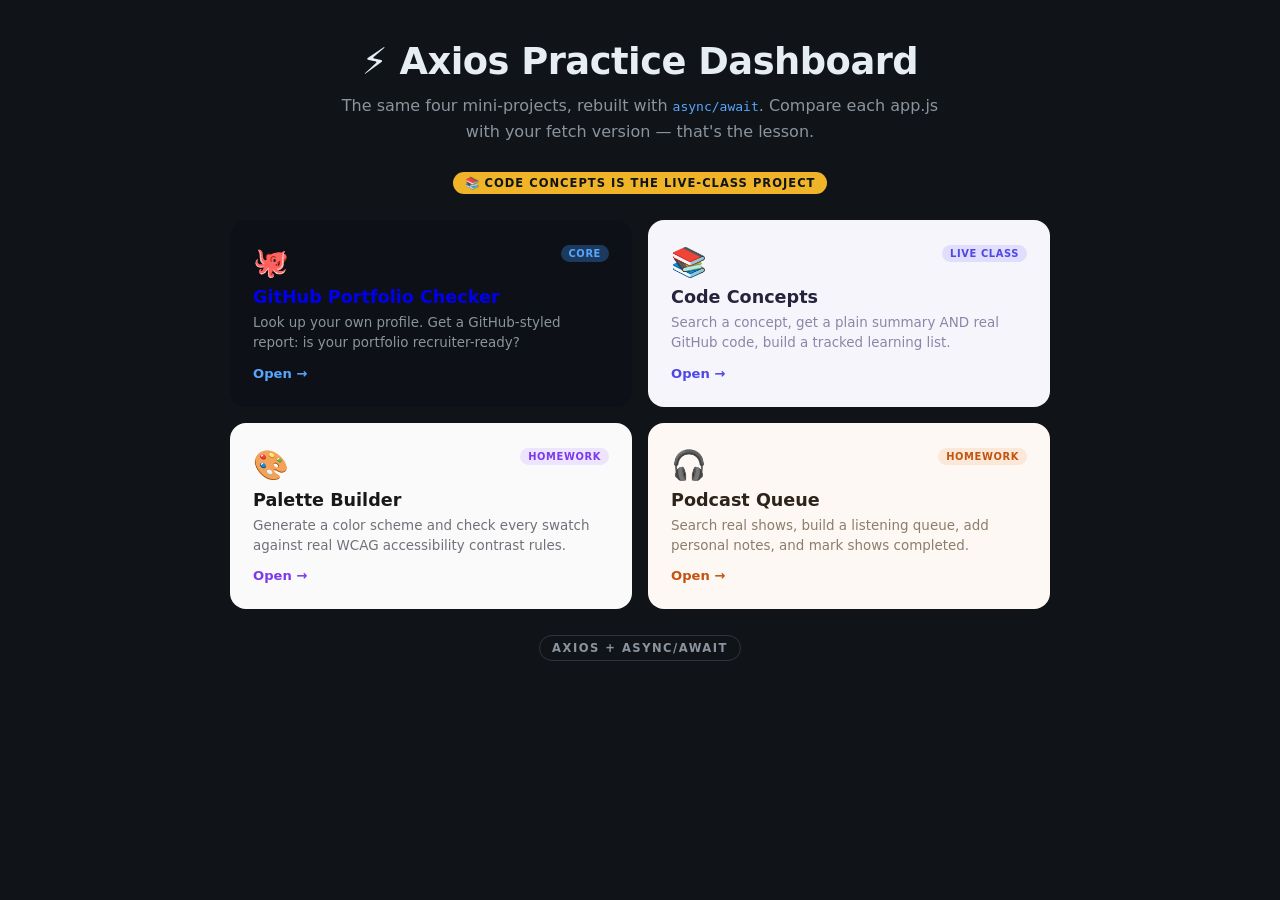
<file: JavaScript_Foundations_Mastery/15_axios-api/mentee/index.html>
<!DOCTYPE html>
<html lang="en">
<head>
  <meta charset="UTF-8" />
  <meta name="viewport" content="width=device-width, initial-scale=1.0" />
  <title>Axios — Practice Dashboard</title>
  <style>
    * { box-sizing: border-box; margin: 0; padding: 0; }
    body {
      min-height: 100vh;
      display: flex;
      flex-direction: column;
      align-items: center;
      background: #101418;
      color: #e6edf3;
      font-family: "Segoe UI", system-ui, sans-serif;
      padding: 40px 20px 32px;
    }
    h1 { font-size: clamp(1.6rem, 4vw, 2.3rem); letter-spacing: -0.5px; text-align: center; }
    .sub { color: #8b949e; margin: 10px 0 28px; text-align: center; max-width: 60ch; line-height: 1.6; }
    .sub code { color: #58a6ff; }
    .live-note {
      display: inline-block;
      font-size: 0.72rem;
      font-weight: 700;
      letter-spacing: 1px;
      text-transform: uppercase;
      color: #101418;
      background: #f0b429;
      padding: 4px 12px;
      border-radius: 999px;
      margin-bottom: 26px;
    }
    .grid {
      display: grid;
      grid-template-columns: repeat(2, minmax(0, 1fr));
      gap: 16px;
      width: 100%;
      max-width: 820px;
    }
    a.tile {
      display: block;
      text-decoration: none;
      border-radius: 16px;
      padding: 24px 22px;
      border: 1px solid transparent;
      transition: transform 0.15s ease;
      min-width: 0;
    }
    a.tile:hover { transform: translateY(-4px); }
    .tile .emoji { font-size: 1.8rem; }
    .tile h2 { font-size: 1.1rem; margin: 8px 0 6px; }
    .tile p { font-size: 0.84rem; line-height: 1.5; }
    .tile .go { display: inline-block; margin-top: 12px; font-weight: 700; font-size: 0.82rem; }
    .tile .flag {
      float: right;
      font-size: 0.62rem;
      font-weight: 800;
      letter-spacing: 0.6px;
      text-transform: uppercase;
      padding: 3px 8px;
      border-radius: 999px;
    }

    .gh { background: #0d1117; border-color: #30363d; }
    .gh p { color: #8b949e; }
    .gh .go { color: #58a6ff; }
    .gh .flag { background: #1c3a5e; color: #58a6ff; }
    .gh:hover { border-color: #58a6ff; }

    .concepts { background: #f6f5fb; color: #26243d; border-color: #e3e1f0; }
    .concepts p { color: #8a86a8; }
    .concepts .go { color: #4f46e5; }
    .concepts .flag { background: #e0defc; color: #4f46e5; }
    .concepts:hover { border-color: #4f46e5; }

    .palette { background: #fafafa; color: #18181b; border-color: #e5e5e5; }
    .palette p { color: #71717a; }
    .palette .go { color: #7c3aed; }
    .palette .flag { background: #ede4fd; color: #7c3aed; }
    .palette:hover { border-color: #7c3aed; }

    .podcasts { background: #fdf8f3; color: #2c231b; border-color: #eee0d3; }
    .podcasts p { color: #8c7d6c; }
    .podcasts .go { color: #c2540f; }
    .podcasts .flag { background: #fbe8d9; color: #c2540f; }
    .podcasts:hover { border-color: #c2540f; }

    .badge {
      margin-top: 26px;
      font-size: 0.72rem;
      font-weight: 700;
      letter-spacing: 1.5px;
      text-transform: uppercase;
      color: #8b949e;
      border: 1px solid #30363d;
      padding: 5px 12px;
      border-radius: 999px;
    }

    @media (max-width: 620px) {
      .grid { grid-template-columns: 1fr; }
    }
  </style>
</head>
<body>
  <h1>⚡ Axios Practice Dashboard</h1>
  <p class="sub">The same four mini-projects, rebuilt with <code>async/await</code>. Compare each app.js with your fetch version — that's the lesson.</p>
  <span class="live-note">📚 Code Concepts is the live-class project</span>

  <div class="grid">
    <a class="tile gh" href="github/index.html">
      <span class="flag">core</span>
      <span class="emoji">🐙</span>
      <h2>GitHub Portfolio Checker</h2>
      <p>Look up your own profile. Get a GitHub-styled report: is your portfolio recruiter-ready?</p>
      <span class="go">Open →</span>
    </a>

    <a class="tile concepts" href="concepts/index.html">
      <span class="flag">live class</span>
      <span class="emoji">📚</span>
      <h2>Code Concepts</h2>
      <p>Search a concept, get a plain summary AND real GitHub code, build a tracked learning list.</p>
      <span class="go">Open →</span>
    </a>

    <a class="tile palette" href="palette/index.html">
      <span class="flag">homework</span>
      <span class="emoji">🎨</span>
      <h2>Palette Builder</h2>
      <p>Generate a color scheme and check every swatch against real WCAG accessibility contrast rules.</p>
      <span class="go">Open →</span>
    </a>

    <a class="tile podcasts" href="podcasts/index.html">
      <span class="flag">homework</span>
      <span class="emoji">🎧</span>
      <h2>Podcast Queue</h2>
      <p>Search real shows, build a listening queue, add personal notes, and mark shows completed.</p>
      <span class="go">Open →</span>
    </a>
  </div>

  <span class="badge">axios + async/await</span>
</body>
</html>
</file>
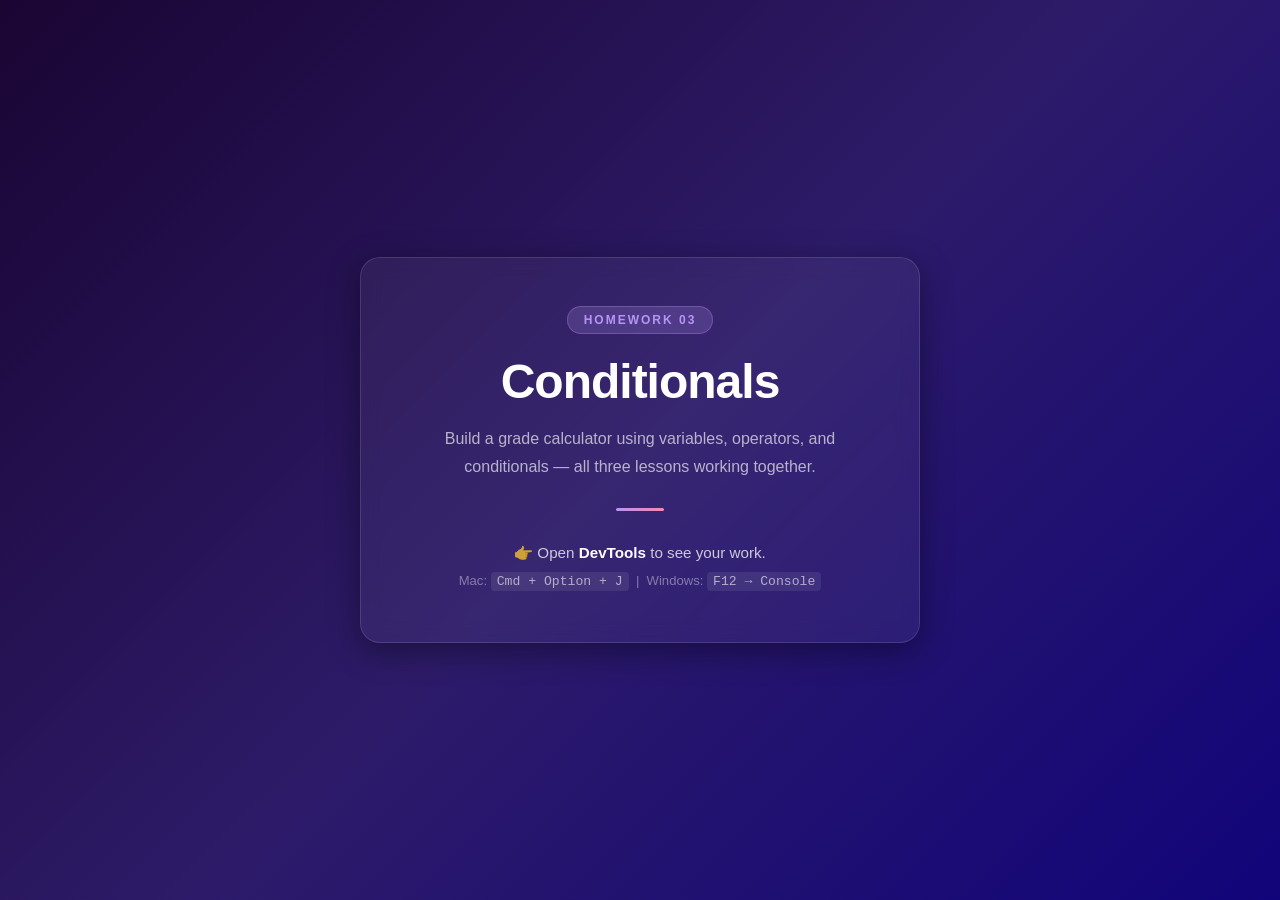
<file: JavaScript_Foundations_Mastery/04_conditionals/homework/mentee/index.html>
<!DOCTYPE html>
<html lang="en">
  <head>
    <meta charset="UTF-8" />
    <meta name="viewport" content="width=device-width, initial-scale=1.0" />
    <title>JS Fundamentals — Conditionals | Homework</title>
    <link rel="stylesheet" href="style.css" />
  </head>
  <body>

    <div class="card">
      <span class="badge">Homework 03</span>
      <h1>Conditionals</h1>
      <p class="subtitle">
        Build a grade calculator using variables, operators,
        and conditionals — all three lessons working together.
      </p>
      <div class="divider"></div>
      <p class="instruction">
        👉 Open <strong>DevTools</strong> to see your work.
        <br />
        <span class="shortcut">Mac: <code>Cmd + Option + J</code> &nbsp;|&nbsp; Windows: <code>F12 → Console</code></span>
      </p>
    </div>

    <script src="app.js"></script>

  </body>
</html>
</file>
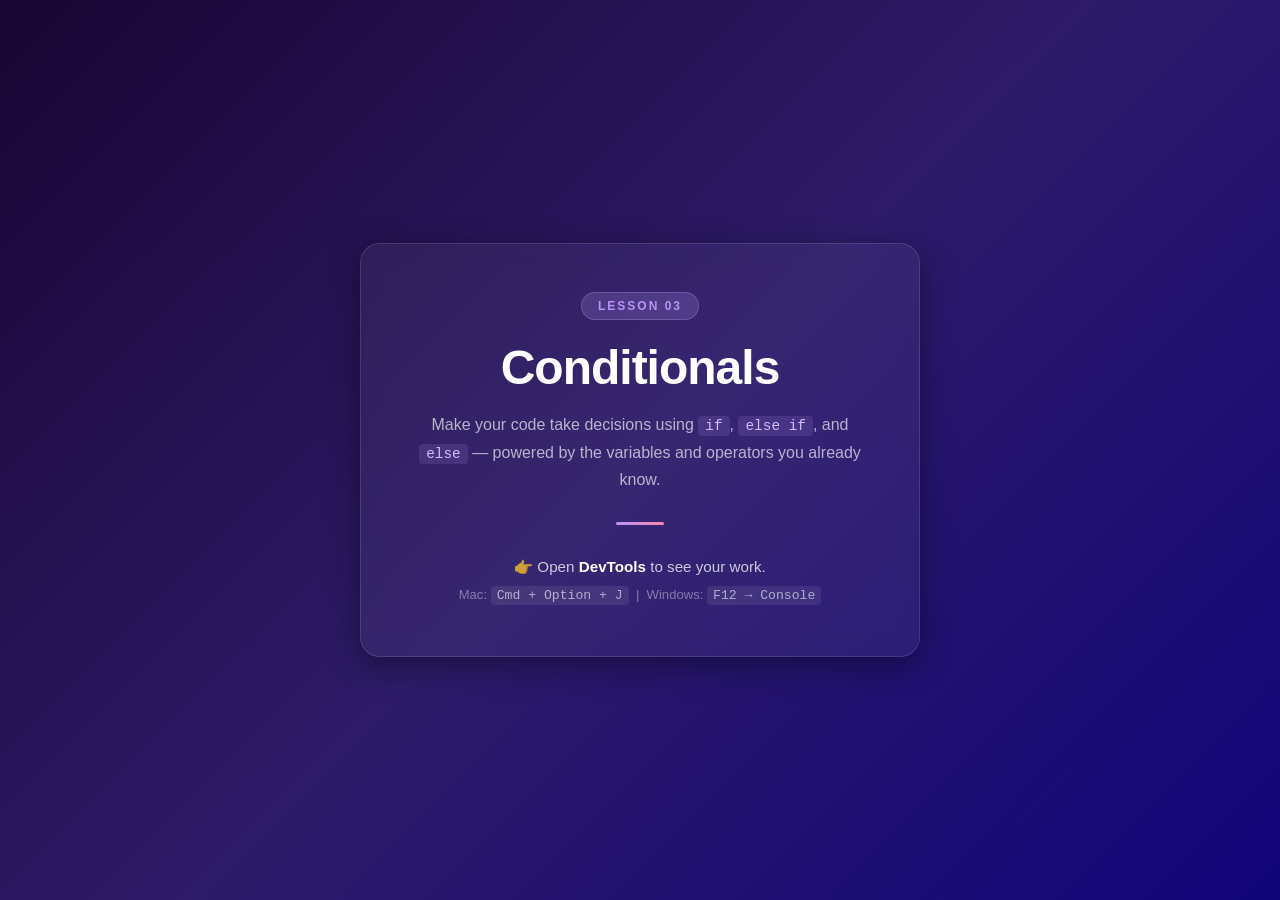
<file: JavaScript_Foundations_Mastery/04_conditionals/live-class/mentee/index.html>
<!DOCTYPE html>
<html lang="en">
  <head>
    <meta charset="UTF-8" />
    <meta name="viewport" content="width=device-width, initial-scale=1.0" />
    <title>JS Fundamentals — Conditionals</title>
    <link rel="stylesheet" href="style.css" />
  </head>
  <body>

    <div class="card">
      <span class="badge">Lesson 03</span>
      <h1>Conditionals</h1>
      <p class="subtitle">
        Make your code take decisions using <code>if</code>, <code>else if</code>,
        and <code>else</code> — powered by the variables and operators you already know.
      </p>
      <div class="divider"></div>
      <p class="instruction">
        👉 Open <strong>DevTools</strong> to see your work.
        <br />
        <span class="shortcut">Mac: <code>Cmd + Option + J</code> &nbsp;|&nbsp; Windows: <code>F12 → Console</code></span>
      </p>
    </div>

    <script src="app.js"></script>

  </body>
</html>
</file>
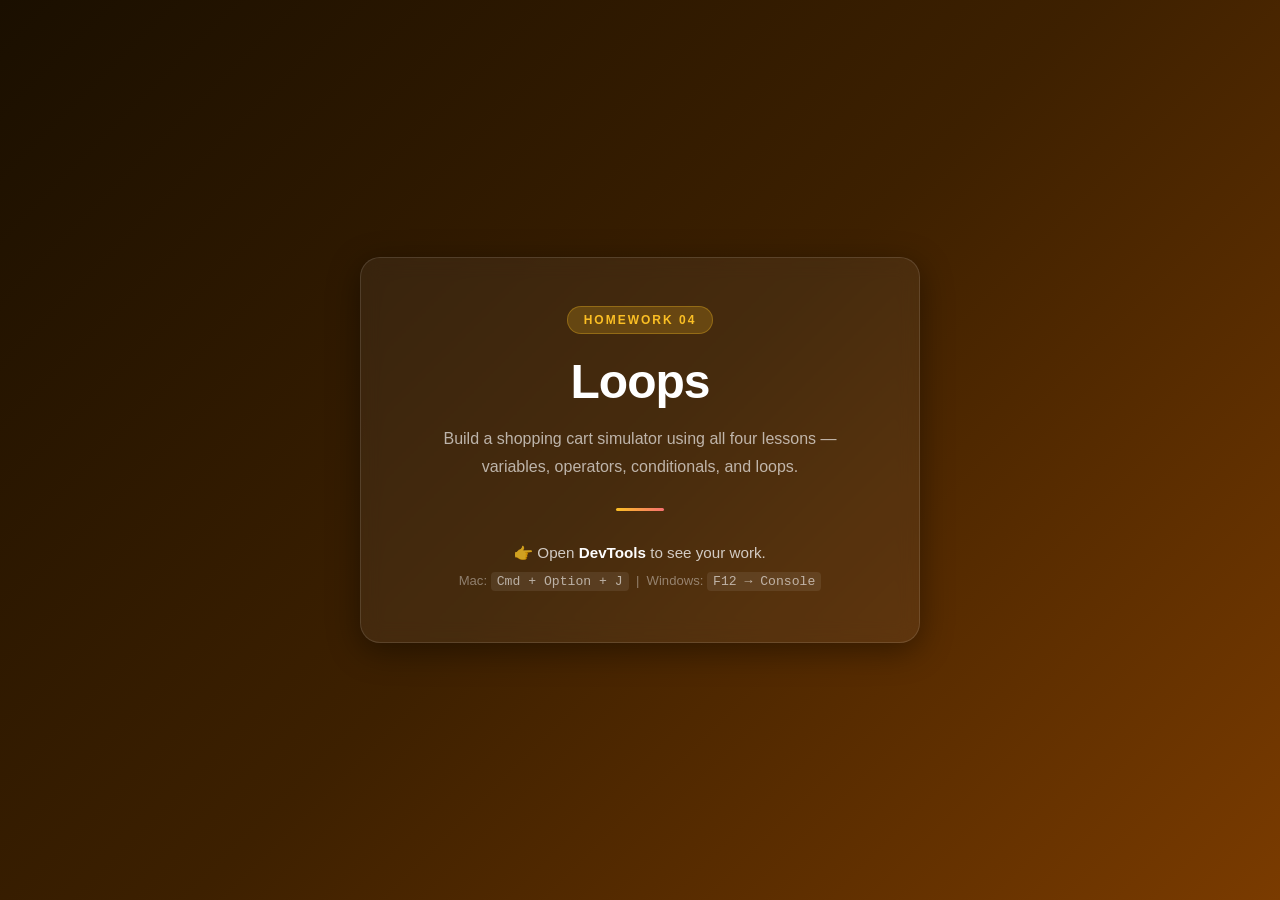
<file: JavaScript_Foundations_Mastery/05_loops/homework/mentee/index.html>
<!DOCTYPE html>
<html lang="en">
  <head>
    <meta charset="UTF-8" />
    <meta name="viewport" content="width=device-width, initial-scale=1.0" />
    <title>JS Fundamentals — Loops | Homework</title>
    <link rel="stylesheet" href="style.css" />
  </head>
  <body>

    <div class="card">
      <span class="badge">Homework 04</span>
      <h1>Loops</h1>
      <p class="subtitle">
        Build a shopping cart simulator using all four lessons —
        variables, operators, conditionals, and loops.
      </p>
      <div class="divider"></div>
      <p class="instruction">
        👉 Open <strong>DevTools</strong> to see your work.
        <br />
        <span class="shortcut">Mac: <code>Cmd + Option + J</code> &nbsp;|&nbsp; Windows: <code>F12 → Console</code></span>
      </p>
    </div>

    <script src="app.js"></script>

  </body>
</html>
</file>
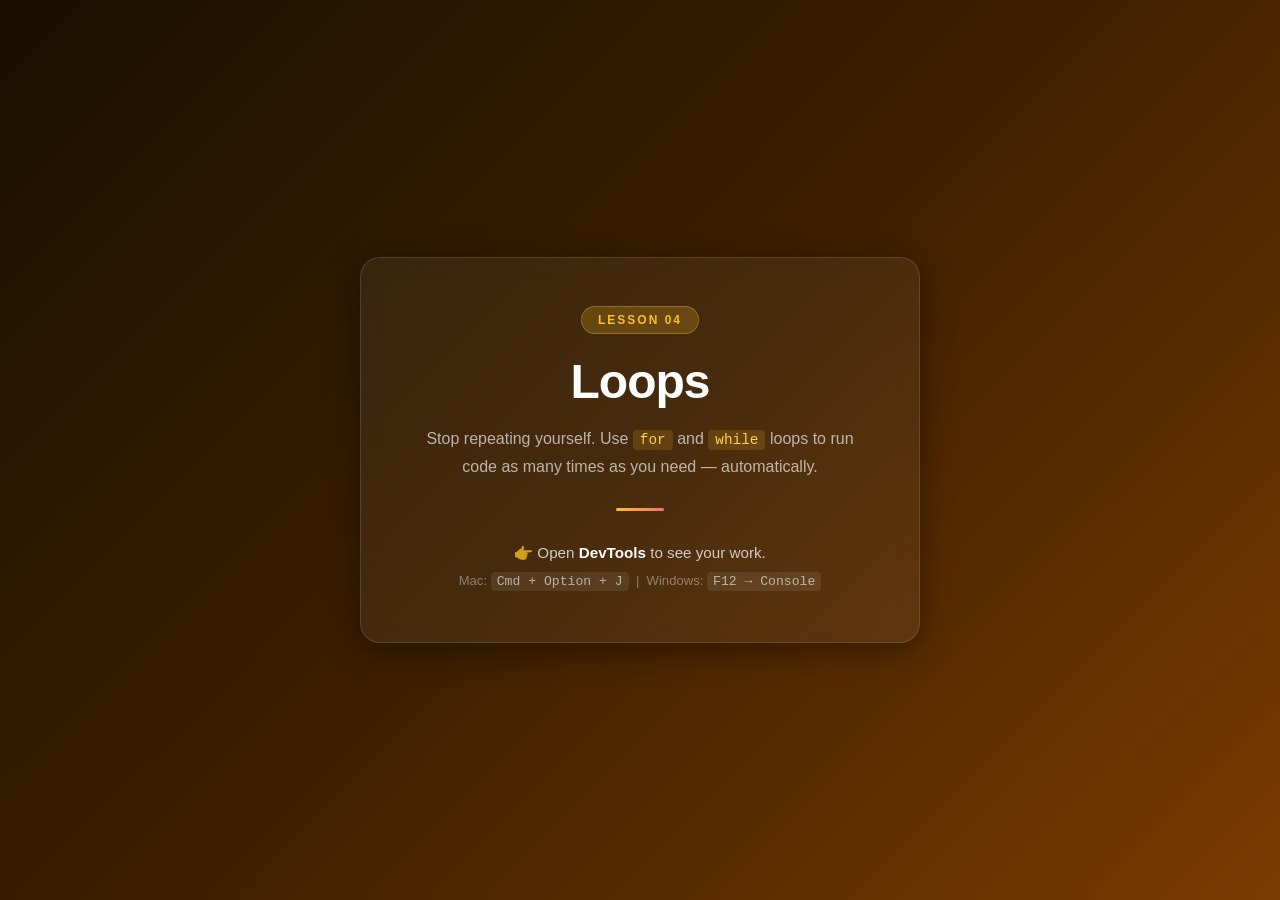
<file: JavaScript_Foundations_Mastery/05_loops/live-class/mentee/index.html>
<!DOCTYPE html>
<html lang="en">
  <head>
    <meta charset="UTF-8" />
    <meta name="viewport" content="width=device-width, initial-scale=1.0" />
    <title>JS Fundamentals — Loops</title>
    <link rel="stylesheet" href="style.css" />
  </head>
  <body>

    <div class="card">
      <span class="badge">Lesson 04</span>
      <h1>Loops</h1>
      <p class="subtitle">
        Stop repeating yourself. Use <code>for</code> and <code>while</code>
        loops to run code as many times as you need — automatically.
      </p>
      <div class="divider"></div>
      <p class="instruction">
        👉 Open <strong>DevTools</strong> to see your work.
        <br />
        <span class="shortcut">Mac: <code>Cmd + Option + J</code> &nbsp;|&nbsp; Windows: <code>F12 → Console</code></span>
      </p>
    </div>

    <script src="app.js"></script>

  </body>
</html>
</file>
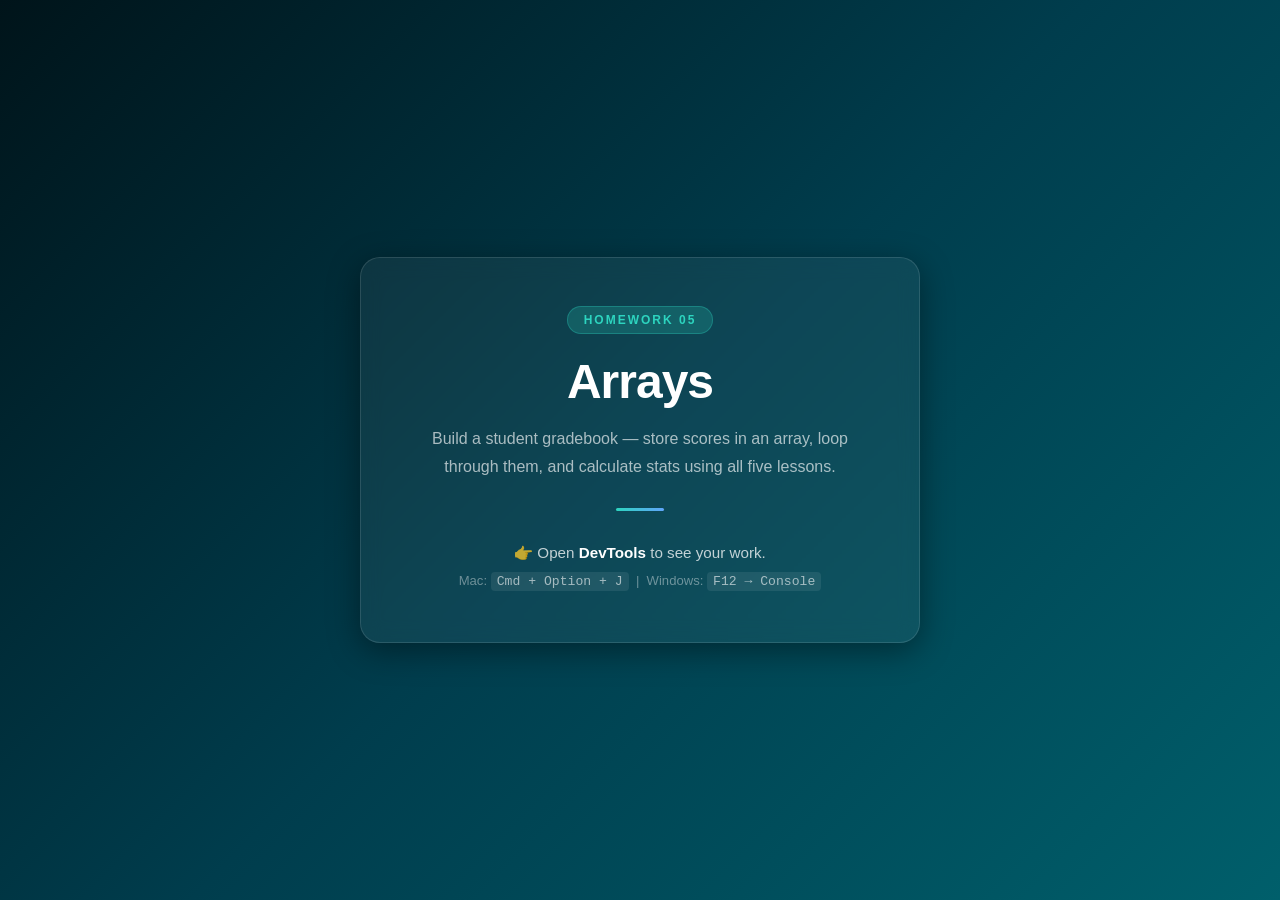
<file: JavaScript_Foundations_Mastery/06_arrays/homework/mentee/index.html>
<!DOCTYPE html>
<html lang="en">
  <head>
    <meta charset="UTF-8" />
    <meta name="viewport" content="width=device-width, initial-scale=1.0" />
    <title>JS Fundamentals — Arrays | Homework</title>
    <link rel="stylesheet" href="style.css" />
  </head>
  <body>

    <div class="card">
      <span class="badge">Homework 05</span>
      <h1>Arrays</h1>
      <p class="subtitle">
        Build a student gradebook — store scores in an array,
        loop through them, and calculate stats using all five lessons.
      </p>
      <div class="divider"></div>
      <p class="instruction">
        👉 Open <strong>DevTools</strong> to see your work.
        <br />
        <span class="shortcut">Mac: <code>Cmd + Option + J</code> &nbsp;|&nbsp; Windows: <code>F12 → Console</code></span>
      </p>
    </div>

    <script src="app.js"></script>

  </body>
</html>
</file>
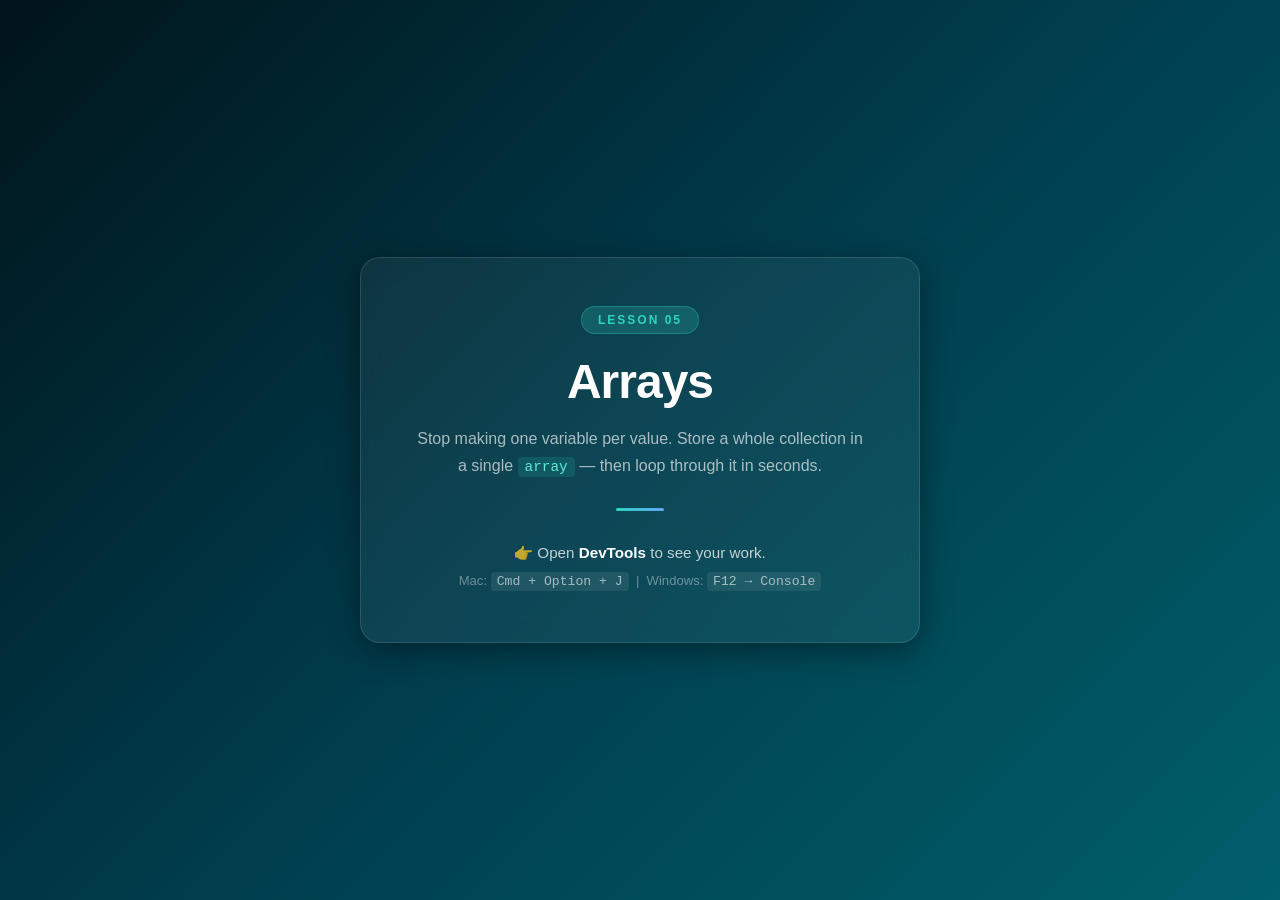
<file: JavaScript_Foundations_Mastery/06_arrays/live-class/mentee/index.html>
<!doctype html>
<html lang="en">
  <head>
    <meta charset="UTF-8" />
    <meta name="viewport" content="width=device-width, initial-scale=1.0" />
    <title>JS Fundamentals — Arrays</title>
    <link rel="stylesheet" href="style.css" />
  </head>
  <body>
    <div class="card">
      <span class="badge">Lesson 05</span>
      <h1>Arrays</h1>
      <p class="subtitle">
        Stop making one variable per value. Store a whole collection in a single
        <code>array</code> — then loop through it in seconds.
      </p>
      <div class="divider"></div>
      <p class="instruction">
        👉 Open <strong>DevTools</strong> to see your work.
        <br />
        <span class="shortcut"
          >Mac: <code>Cmd + Option + J</code> &nbsp;|&nbsp; Windows:
          <code>F12 → Console</code></span
        >
      </p>
    </div>

    <script src="debug.js"></script>
  </body>
</html>
</file>
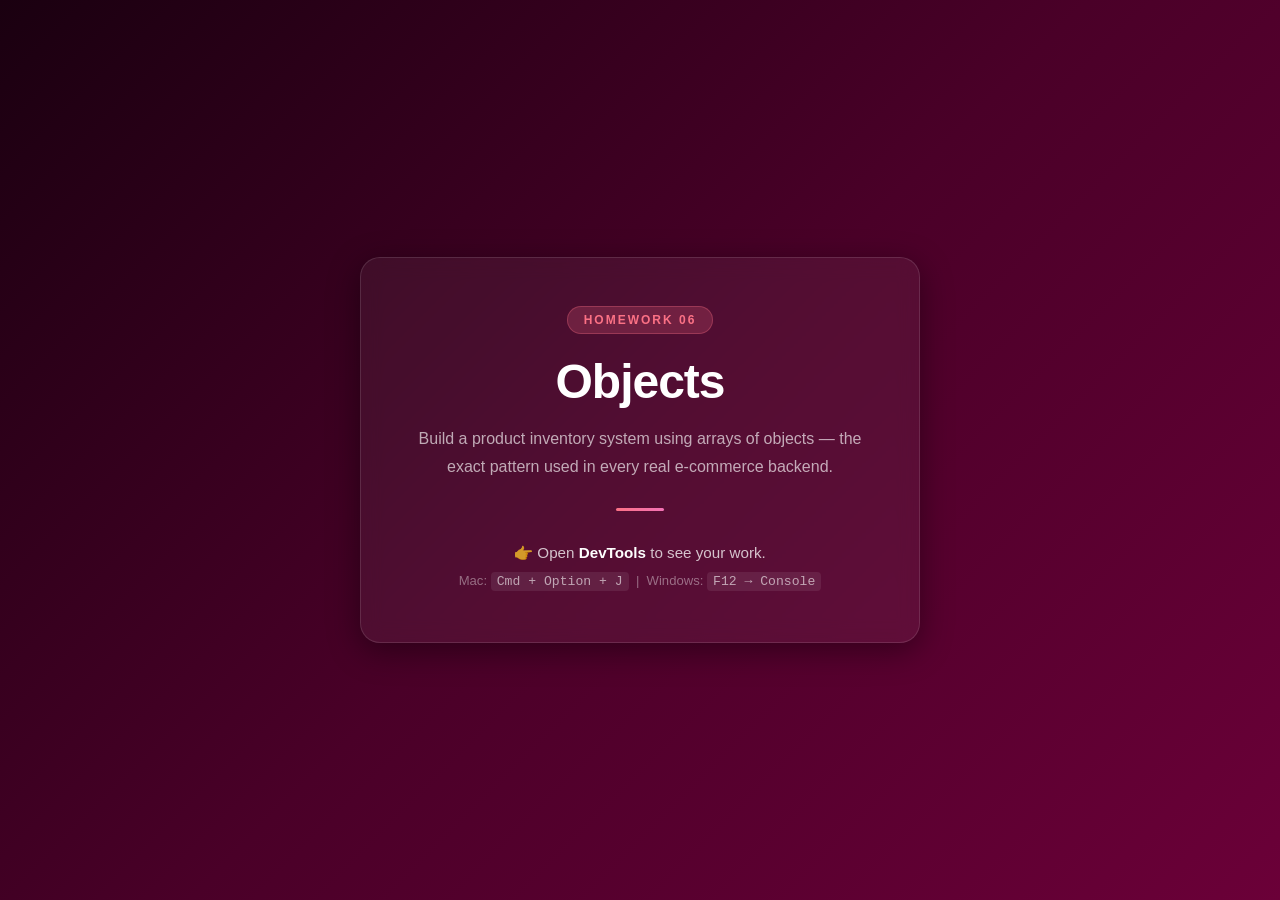
<file: JavaScript_Foundations_Mastery/07_objects/homework/mentee/index.html>
<!DOCTYPE html>
<html lang="en">
  <head>
    <meta charset="UTF-8" />
    <meta name="viewport" content="width=device-width, initial-scale=1.0" />
    <title>JS Fundamentals — Objects | Homework</title>
    <link rel="stylesheet" href="style.css" />
  </head>
  <body>

    <div class="card">
      <span class="badge">Homework 06</span>
      <h1>Objects</h1>
      <p class="subtitle">
        Build a product inventory system using arrays of objects —
        the exact pattern used in every real e-commerce backend.
      </p>
      <div class="divider"></div>
      <p class="instruction">
        👉 Open <strong>DevTools</strong> to see your work.
        <br />
        <span class="shortcut">Mac: <code>Cmd + Option + J</code> &nbsp;|&nbsp; Windows: <code>F12 → Console</code></span>
      </p>
    </div>

    <script src="app.js"></script>

  </body>
</html>
</file>
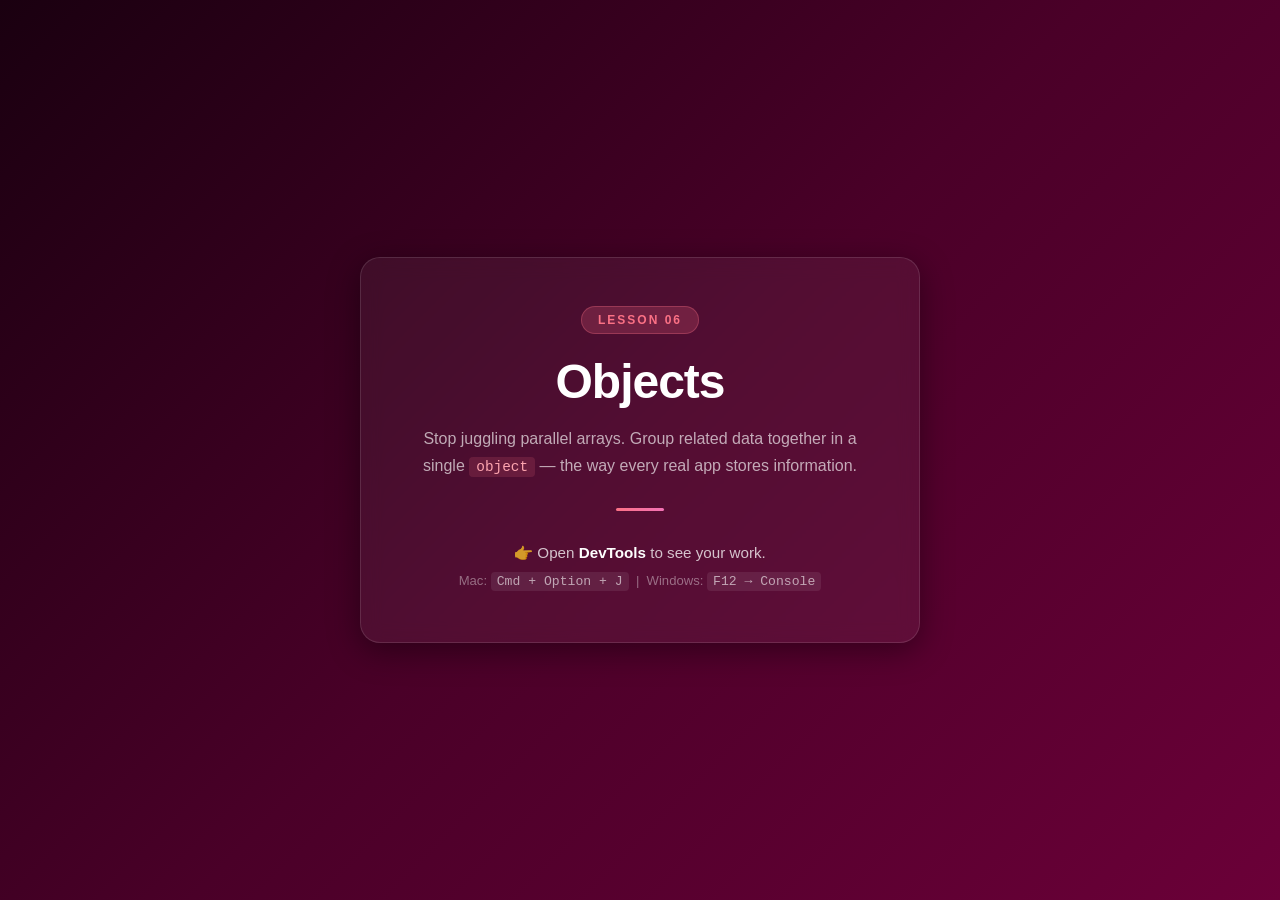
<file: JavaScript_Foundations_Mastery/07_objects/live-class/mentee/index.html>
<!DOCTYPE html>
<html lang="en">
  <head>
    <meta charset="UTF-8" />
    <meta name="viewport" content="width=device-width, initial-scale=1.0" />
    <title>JS Fundamentals — Objects</title>
    <link rel="stylesheet" href="style.css" />
  </head>
  <body>

    <div class="card">
      <span class="badge">Lesson 06</span>
      <h1>Objects</h1>
      <p class="subtitle">
        Stop juggling parallel arrays. Group related data
        together in a single <code>object</code> — the way
        every real app stores information.
      </p>
      <div class="divider"></div>
      <p class="instruction">
        👉 Open <strong>DevTools</strong> to see your work.
        <br />
        <span class="shortcut">Mac: <code>Cmd + Option + J</code> &nbsp;|&nbsp; Windows: <code>F12 → Console</code></span>
      </p>
    </div>

    <script src="app.js"></script>

  </body>
</html>
</file>
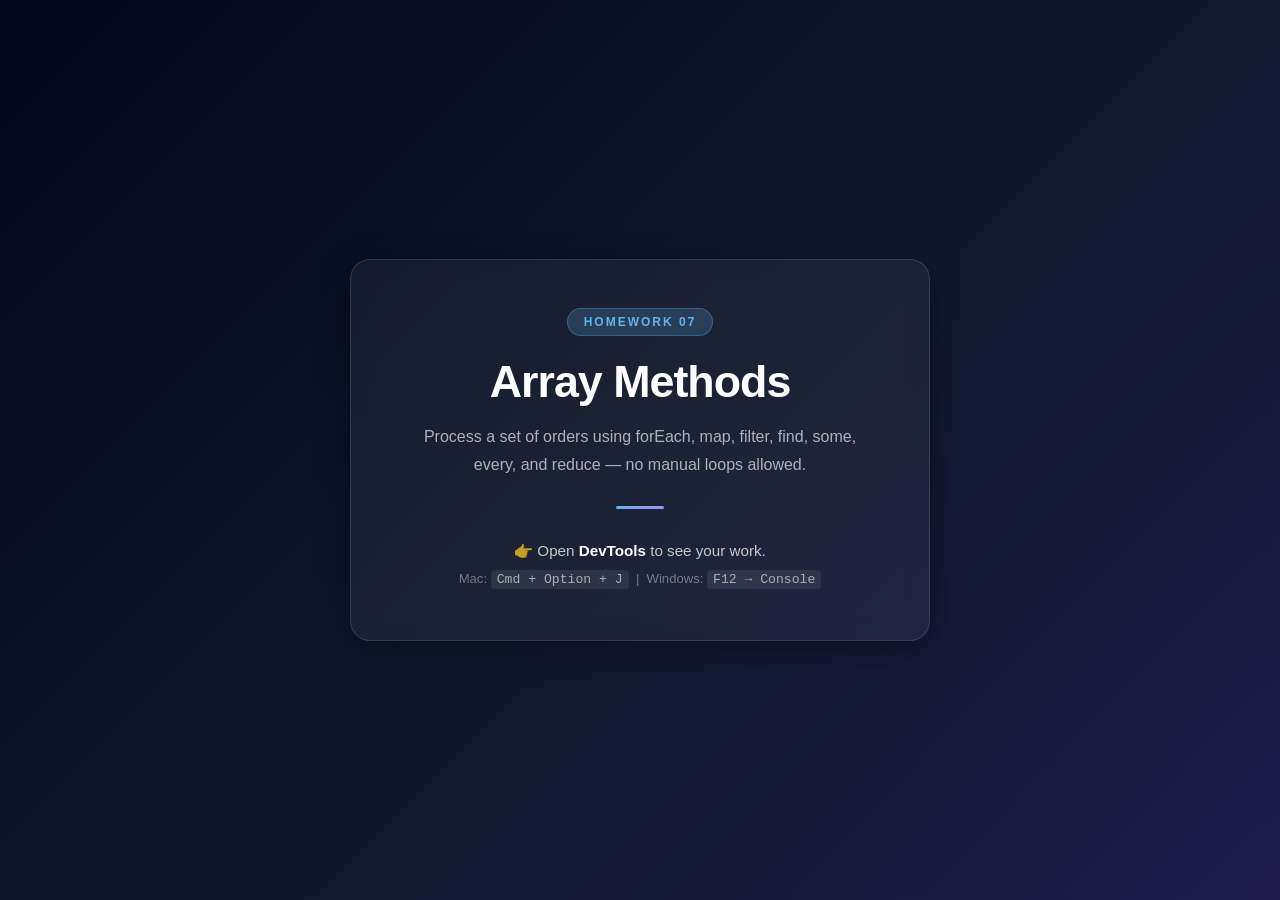
<file: JavaScript_Foundations_Mastery/08_array-methods/homework/mentee/index.html>
<!DOCTYPE html>
<html lang="en">
  <head>
    <meta charset="UTF-8" />
    <meta name="viewport" content="width=device-width, initial-scale=1.0" />
    <title>JS Fundamentals — Array Methods | Homework</title>
    <link rel="stylesheet" href="style.css" />
  </head>
  <body>

    <div class="card">
      <span class="badge">Homework 07</span>
      <h1>Array Methods</h1>
      <p class="subtitle">
        Process a set of orders using forEach, map, filter,
        find, some, every, and reduce — no manual loops allowed.
      </p>
      <div class="divider"></div>
      <p class="instruction">
        👉 Open <strong>DevTools</strong> to see your work.
        <br />
        <span class="shortcut">Mac: <code>Cmd + Option + J</code> &nbsp;|&nbsp; Windows: <code>F12 → Console</code></span>
      </p>
    </div>

    <script src="app.js"></script>

  </body>
</html>
</file>
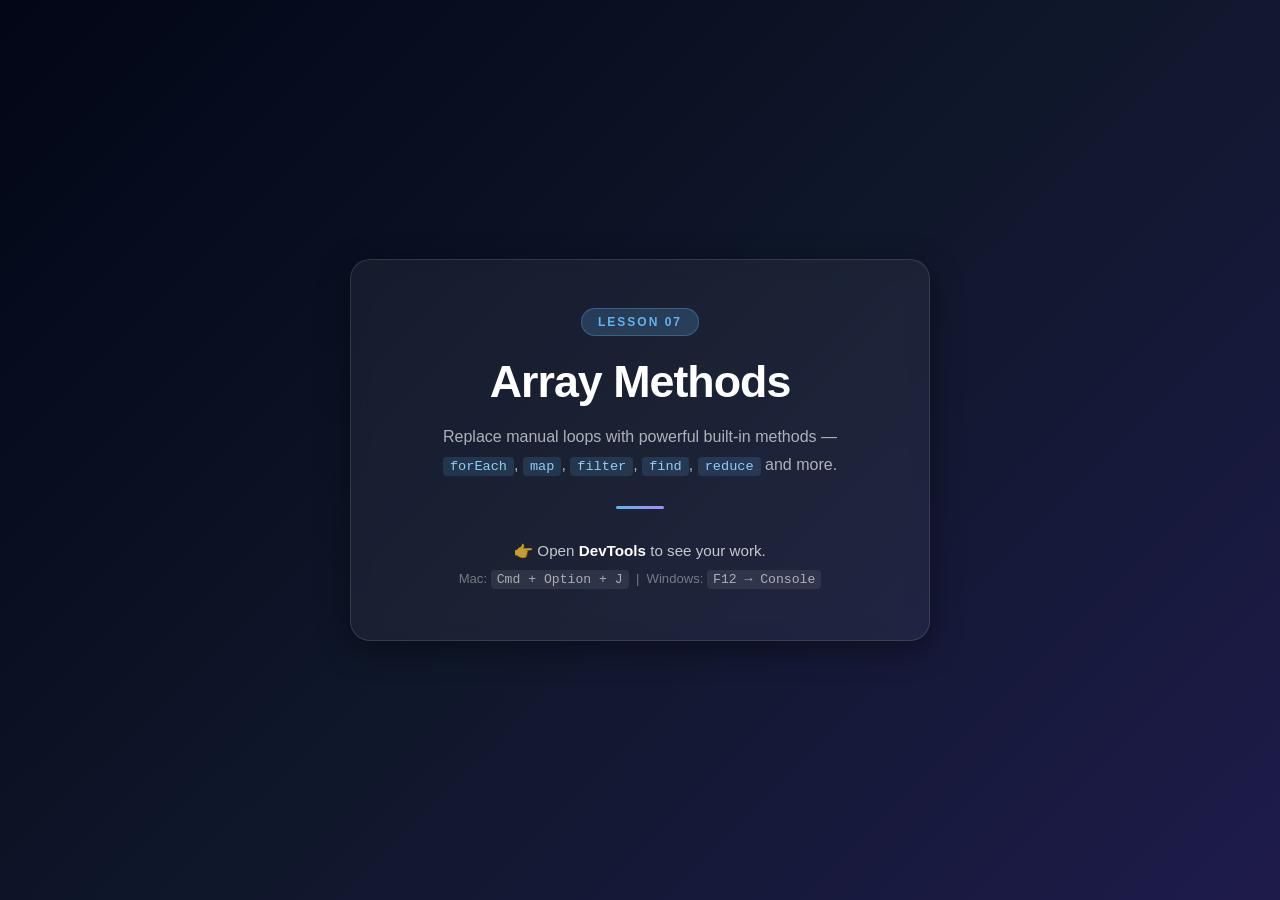
<file: JavaScript_Foundations_Mastery/08_array-methods/live-class/mentee/index.html>
<!DOCTYPE html>
<html lang="en">
  <head>
    <meta charset="UTF-8" />
    <meta name="viewport" content="width=device-width, initial-scale=1.0" />
    <title>JS Fundamentals — Array Methods</title>
    <link rel="stylesheet" href="style.css" />
  </head>
  <body>

    <div class="card">
      <span class="badge">Lesson 07</span>
      <h1>Array Methods</h1>
      <p class="subtitle">
        Replace manual loops with powerful built-in methods —
        <code>forEach</code>, <code>map</code>, <code>filter</code>,
        <code>find</code>, <code>reduce</code> and more.
      </p>
      <div class="divider"></div>
      <p class="instruction">
        👉 Open <strong>DevTools</strong> to see your work.
        <br />
        <span class="shortcut">Mac: <code>Cmd + Option + J</code> &nbsp;|&nbsp; Windows: <code>F12 → Console</code></span>
      </p>
    </div>

    <script src="app.js"></script>

  </body>
</html>
</file>
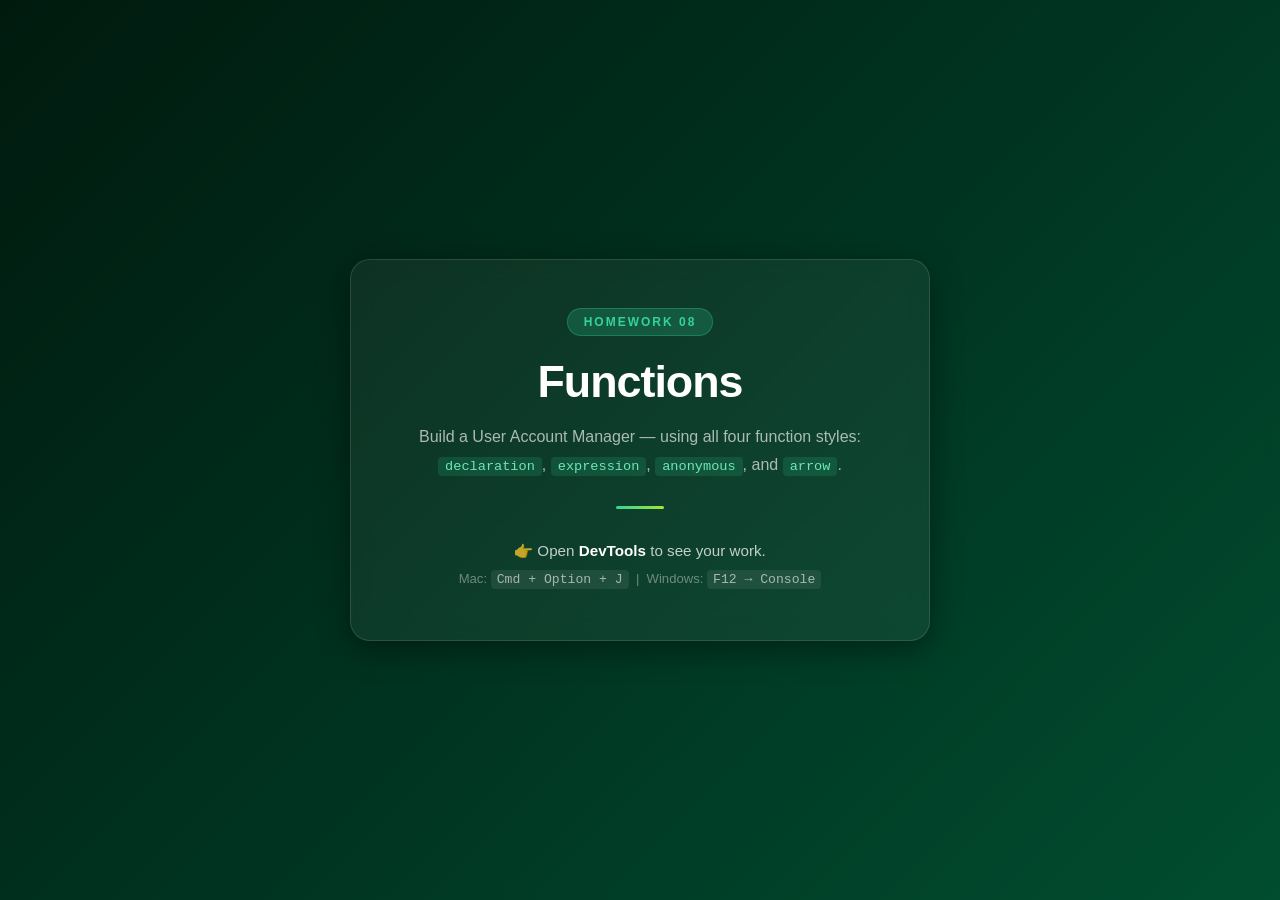
<file: JavaScript_Foundations_Mastery/09_functions/homework/mentee/index.html>
<!DOCTYPE html>
<html lang="en">
  <head>
    <meta charset="UTF-8" />
    <meta name="viewport" content="width=device-width, initial-scale=1.0" />
    <title>JS Fundamentals — Functions | Homework</title>
    <link rel="stylesheet" href="style.css" />
  </head>
  <body>
    <div class="card">
      <span class="badge">Homework 08</span>
      <h1>Functions</h1>
      <p class="subtitle">
        Build a User Account Manager — using all four function
        styles: <code>declaration</code>, <code>expression</code>,
        <code>anonymous</code>, and <code>arrow</code>.
      </p>
      <div class="divider"></div>
      <p class="instruction">
        👉 Open <strong>DevTools</strong> to see your work.
        <br />
        <span class="shortcut">Mac: <code>Cmd + Option + J</code> &nbsp;|&nbsp; Windows: <code>F12 → Console</code></span>
      </p>
    </div>
    <script src="app.js"></script>
  </body>
</html>
</file>
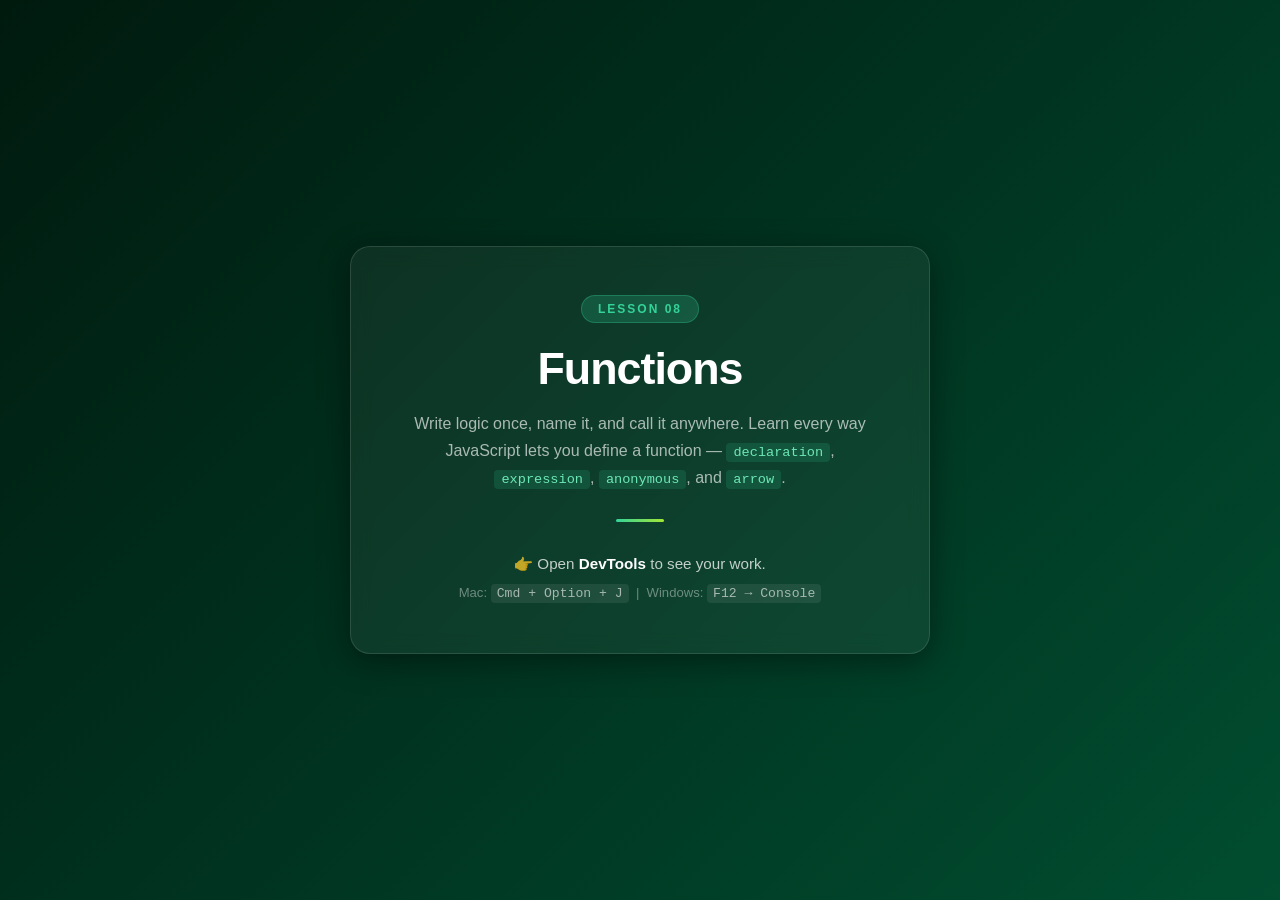
<file: JavaScript_Foundations_Mastery/09_functions/live-class/mentee/index.html>
<!doctype html>
<html lang="en">
  <head>
    <meta charset="UTF-8" />
    <meta name="viewport" content="width=device-width, initial-scale=1.0" />
    <title>JS Fundamentals — Functions</title>
    <link rel="stylesheet" href="style.css" />
  </head>
  <body>
    <div class="card">
      <span class="badge">Lesson 08</span>
      <h1>Functions</h1>
      <p class="subtitle">
        Write logic once, name it, and call it anywhere. Learn every way
        JavaScript lets you define a function —
        <code>declaration</code>, <code>expression</code>,
        <code>anonymous</code>, and <code>arrow</code>.
      </p>
      <div class="divider"></div>
      <p class="instruction">
        👉 Open <strong>DevTools</strong> to see your work.
        <br />
        <span class="shortcut"
          >Mac: <code>Cmd + Option + J</code> &nbsp;|&nbsp; Windows:
          <code>F12 → Console</code></span
        >
      </p>
    </div>
    <script src="debug.js"></script>
  </body>
</html>
</file>
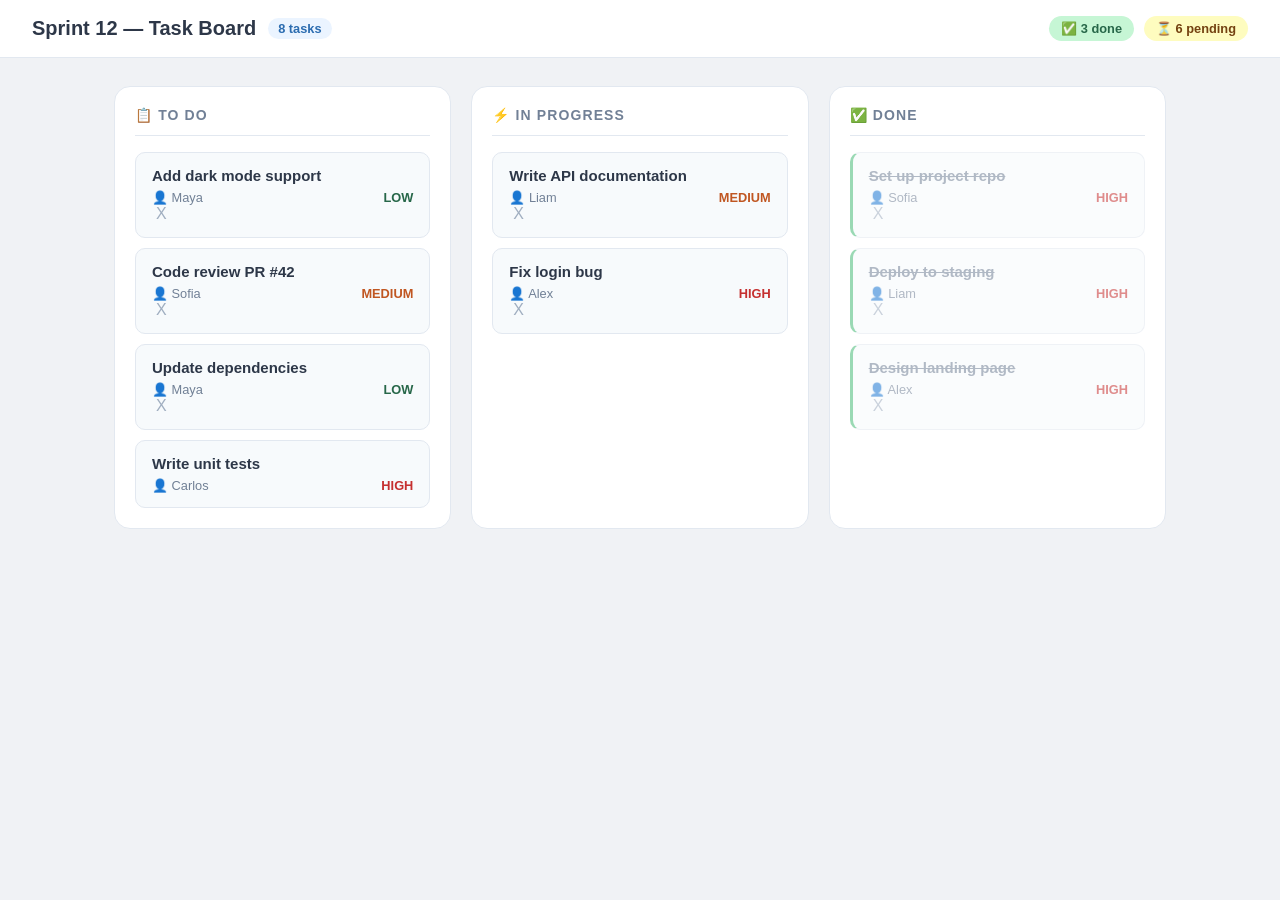
<file: JavaScript_Foundations_Mastery/10_dom-manipulation/homework/mentee/index.html>
<!doctype html>
<html lang="en">
  <head>
    <meta charset="UTF-8" />
    <meta name="viewport" content="width=device-width, initial-scale=1.0" />
    <title>DOM Manipulation — Task Board</title>
    <link rel="stylesheet" href="style.css" />
  </head>

  <!--
  ============================================================
  🏗️  TASK BOARD — PAGE STRUCTURE
  ============================================================
  You are building a Task Board.
  JavaScript will render tasks from an array of objects,
  mark them complete, and remove them.

  Leave all dynamic content empty — JS fills it in.
  ============================================================
  -->

  <body>
    <!-- ✅ STEP 1 — HEADER
         The <h1 id="board-title"> will be filled by JS.
         The <span id="task-count"> will show the number of tasks. -->
    <header class="board-header">
      <div class="header-left">
        <h1 id="board-title"></h1>
        <span id="task-count" class="count-badge"></span>
      </div>
      <div class="header-right">
        <!-- Summary stats — JS fills these in -->
        <span id="completed-count" class="stat-pill completed">✅ 0 done</span>
        <span id="pending-count" class="stat-pill pending">⏳ 0 pending</span>
      </div>
    </header>

    <!-- ✅ STEP 2 — BOARD COLUMNS
         Three columns: To Do, In Progress, Done
         Each <ul> will receive task cards appended by JS. -->
    <main class="board">
      <div class="column" id="col-todo">
        <h2 class="column-title">📋 To Do</h2>
        <ul class="task-list" id="list-todo"></ul>
      </div>

      <div class="column" id="col-inprogress">
        <h2 class="column-title">⚡ In Progress</h2>
        <ul class="task-list" id="list-inprogress"></ul>
      </div>

      <div class="column" id="col-done">
        <h2 class="column-title">✅ Done</h2>
        <ul class="task-list" id="list-done"></ul>
      </div>
    </main>

    <script src="app.js"></script>
  </body>
</html>
</file>
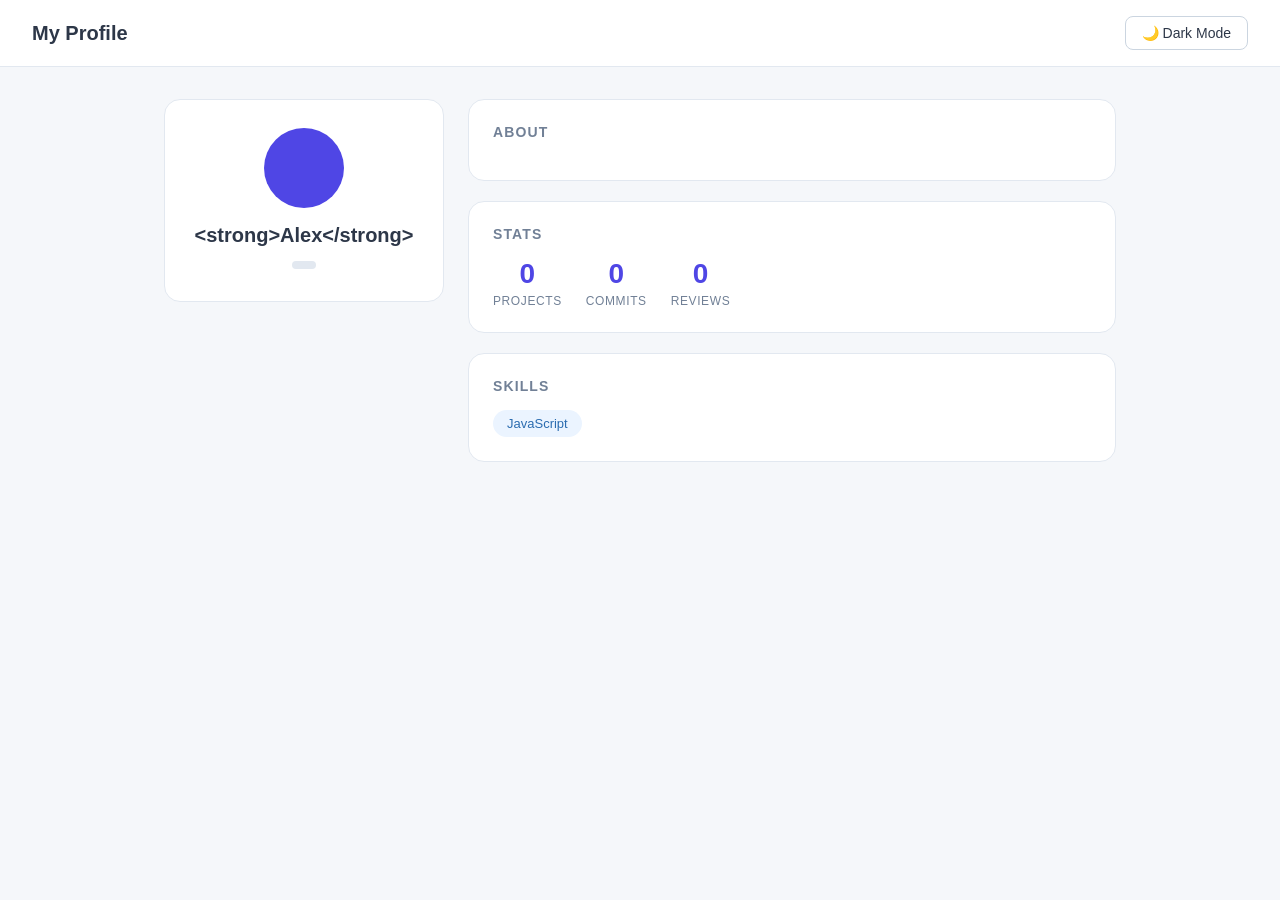
<file: JavaScript_Foundations_Mastery/10_dom-manipulation/live-class/mentee/index.html>
<!doctype html>
<html lang="en">
  <head>
    <meta charset="UTF-8" />
    <meta name="viewport" content="width=device-width, initial-scale=1.0" />
    <title>DOM Manipulation — Live Class</title>
    <link rel="stylesheet" href="style.css" />
  </head>

  <!--
  ============================================================
  🏗️  PAGE STRUCTURE — READ BEFORE YOU START
  ============================================================
  This is a User Profile Page.
  Your JavaScript will select elements from this HTML and
  update them dynamically — no hardcoding text here.

  IMPORTANT: Do NOT add text content directly to these elements.
  Leave them empty or with placeholder text where noted.
  JavaScript will fill everything in.
  ============================================================
  -->

  <body>
    <!-- ✅ STEP 1 — HEADER
         This header holds the page title and a dark mode toggle button.
         The <h1> id="page-title" will be filled by JS.
         The <button> id="theme-btn" triggers dark mode when clicked
         (we'll add the click behavior in Event Listeners lesson —
         for now just style it and log that it exists). -->
    <header class="site-header">
      <h1 id="page-title"></h1>
      <button id="theme-btn">🌙 Dark Mode</button>
    </header>

    <!-- ✅ STEP 2 — MAIN LAYOUT
         A two-column layout: profile card on the left, content on the right. -->
    <main class="layout">
      <!-- ✅ STEP 3 — PROFILE CARD
           Leave all text content empty — JS fills it in. -->
      <aside class="profile-card">
        <div class="avatar" id="avatar">
          <!-- JS will set the initials here -->
        </div>
        <h2 id="user-name"></h2>
        <p id="user-title"></p>
        <p id="user-location"></p>
        <span id="status-badge" class="badge"></span>
      </aside>

      <!-- ✅ STEP 4 — CONTENT AREA -->
      <section class="content">
        <!-- Bio section -->
        <div class="section-block" id="bio-block">
          <h3>About</h3>
          <p id="user-bio"></p>
        </div>

        <!-- Stats section -->
        <div class="section-block" id="stats-block">
          <h3>Stats</h3>
          <div class="stats-row">
            <div class="stat">
              <span class="stat-number" id="stat-projects">0</span>
              <span class="stat-label">Projects</span>
            </div>
            <div class="stat">
              <span class="stat-number" id="stat-commits">0</span>
              <span class="stat-label">Commits</span>
            </div>
            <div class="stat">
              <span class="stat-number" id="stat-reviews">0</span>
              <span class="stat-label">Reviews</span>
            </div>
          </div>
        </div>

        <!-- Skills section — JS will build this list dynamically -->
        <div class="section-block" id="skills-block">
          <h3>Skills</h3>
          <!-- ✅ STEP 5 — SKILLS LIST
               Create a <ul> with id="skills-list"
               Leave it empty — JS will append <li> items to it. -->
          <ul id="skills-list"></ul>
        </div>
      </section>
    </main>

    <script src="debug.js"></script>
  </body>
</html>
</file>
<file: JavaScript_Foundations_Mastery/04_conditionals/homework/mentee/style.css>
/* ============================================================
   JS FUNDAMENTALS — CONDITIONALS  |  Landing Page Styles
   ============================================================
   This stylesheet is provided for you.
   You do not need to edit anything here.
   All your work for this lesson happens in app.js.
   ============================================================ */

* {
  box-sizing: border-box;
  margin: 0;
  padding: 0;
}

body {
  min-height: 100vh;
  display: flex;
  justify-content: center;
  align-items: center;
  background: linear-gradient(135deg, #1a0533 0%, #2d1b69 50%, #11047a 100%);
  font-family: "Segoe UI", Tahoma, Geneva, Verdana, sans-serif;
  padding: 24px;
}

.card {
  background: rgba(255, 255, 255, 0.05);
  border: 1px solid rgba(255, 255, 255, 0.12);
  backdrop-filter: blur(10px);
  border-radius: 20px;
  padding: 48px 56px;
  max-width: 560px;
  width: 100%;
  text-align: center;
  box-shadow: 0 8px 32px rgba(0, 0, 0, 0.4);
}

.badge {
  display: inline-block;
  background: rgba(183, 148, 246, 0.2);
  color: #b794f6;
  font-size: 0.75rem;
  font-weight: 700;
  letter-spacing: 2px;
  text-transform: uppercase;
  padding: 6px 16px;
  border-radius: 999px;
  border: 1px solid rgba(183, 148, 246, 0.3);
  margin-bottom: 20px;
}

h1 {
  font-size: 3rem;
  font-weight: 800;
  color: #ffffff;
  letter-spacing: -1px;
  margin-bottom: 16px;
}

.subtitle {
  font-size: 1rem;
  color: rgba(255, 255, 255, 0.65);
  line-height: 1.7;
  margin-bottom: 28px;
}

.subtitle code {
  background: rgba(183, 148, 246, 0.15);
  color: #d6bcfa;
  padding: 2px 7px;
  border-radius: 4px;
  font-family: "Courier New", Courier, monospace;
  font-size: 0.9rem;
}

.divider {
  width: 48px;
  height: 3px;
  background: linear-gradient(90deg, #b794f6, #f687b3);
  border-radius: 999px;
  margin: 0 auto 28px auto;
}

.instruction {
  font-size: 0.95rem;
  color: rgba(255, 255, 255, 0.75);
  line-height: 1.8;
}

.instruction strong {
  color: #ffffff;
}

.shortcut {
  font-size: 0.82rem;
  color: rgba(255, 255, 255, 0.4);
}

.shortcut code {
  background: rgba(255, 255, 255, 0.08);
  color: rgba(255, 255, 255, 0.6);
  padding: 2px 6px;
  border-radius: 4px;
  font-family: "Courier New", Courier, monospace;
}
</file>
<file: JavaScript_Foundations_Mastery/04_conditionals/live-class/mentee/style.css>
/* ============================================================
   JS FUNDAMENTALS — CONDITIONALS  |  Landing Page Styles
   ============================================================
   This stylesheet is provided for you.
   You do not need to edit anything here.
   All your work for this lesson happens in app.js.
   ============================================================ */

* {
  box-sizing: border-box;
  margin: 0;
  padding: 0;
}

body {
  min-height: 100vh;
  display: flex;
  justify-content: center;
  align-items: center;
  background: linear-gradient(135deg, #1a0533 0%, #2d1b69 50%, #11047a 100%);
  font-family: "Segoe UI", Tahoma, Geneva, Verdana, sans-serif;
  padding: 24px;
}

.card {
  background: rgba(255, 255, 255, 0.05);
  border: 1px solid rgba(255, 255, 255, 0.12);
  backdrop-filter: blur(10px);
  border-radius: 20px;
  padding: 48px 56px;
  max-width: 560px;
  width: 100%;
  text-align: center;
  box-shadow: 0 8px 32px rgba(0, 0, 0, 0.4);
}

.badge {
  display: inline-block;
  background: rgba(183, 148, 246, 0.2);
  color: #b794f6;
  font-size: 0.75rem;
  font-weight: 700;
  letter-spacing: 2px;
  text-transform: uppercase;
  padding: 6px 16px;
  border-radius: 999px;
  border: 1px solid rgba(183, 148, 246, 0.3);
  margin-bottom: 20px;
}

h1 {
  font-size: 3rem;
  font-weight: 800;
  color: #ffffff;
  letter-spacing: -1px;
  margin-bottom: 16px;
}

.subtitle {
  font-size: 1rem;
  color: rgba(255, 255, 255, 0.65);
  line-height: 1.7;
  margin-bottom: 28px;
}

.subtitle code {
  background: rgba(183, 148, 246, 0.15);
  color: #d6bcfa;
  padding: 2px 7px;
  border-radius: 4px;
  font-family: "Courier New", Courier, monospace;
  font-size: 0.9rem;
}

.divider {
  width: 48px;
  height: 3px;
  background: linear-gradient(90deg, #b794f6, #f687b3);
  border-radius: 999px;
  margin: 0 auto 28px auto;
}

.instruction {
  font-size: 0.95rem;
  color: rgba(255, 255, 255, 0.75);
  line-height: 1.8;
}

.instruction strong {
  color: #ffffff;
}

.shortcut {
  font-size: 0.82rem;
  color: rgba(255, 255, 255, 0.4);
}

.shortcut code {
  background: rgba(255, 255, 255, 0.08);
  color: rgba(255, 255, 255, 0.6);
  padding: 2px 6px;
  border-radius: 4px;
  font-family: "Courier New", Courier, monospace;
}
</file>
<file: JavaScript_Foundations_Mastery/05_loops/homework/mentee/style.css>
/* ============================================================
   JS FUNDAMENTALS — LOOPS  |  Landing Page Styles
   ============================================================
   This stylesheet is provided for you.
   You do not need to edit anything here.
   All your work for this lesson happens in app.js.
   ============================================================ */

* {
  box-sizing: border-box;
  margin: 0;
  padding: 0;
}

body {
  min-height: 100vh;
  display: flex;
  justify-content: center;
  align-items: center;
  background: linear-gradient(135deg, #1a0f00 0%, #3d2000 50%, #7a3b00 100%);
  font-family: "Segoe UI", Tahoma, Geneva, Verdana, sans-serif;
  padding: 24px;
}

.card {
  background: rgba(255, 255, 255, 0.05);
  border: 1px solid rgba(255, 255, 255, 0.12);
  backdrop-filter: blur(10px);
  border-radius: 20px;
  padding: 48px 56px;
  max-width: 560px;
  width: 100%;
  text-align: center;
  box-shadow: 0 8px 32px rgba(0, 0, 0, 0.4);
}

.badge {
  display: inline-block;
  background: rgba(251, 191, 36, 0.2);
  color: #fbbf24;
  font-size: 0.75rem;
  font-weight: 700;
  letter-spacing: 2px;
  text-transform: uppercase;
  padding: 6px 16px;
  border-radius: 999px;
  border: 1px solid rgba(251, 191, 36, 0.3);
  margin-bottom: 20px;
}

h1 {
  font-size: 3rem;
  font-weight: 800;
  color: #ffffff;
  letter-spacing: -1px;
  margin-bottom: 16px;
}

.subtitle {
  font-size: 1rem;
  color: rgba(255, 255, 255, 0.65);
  line-height: 1.7;
  margin-bottom: 28px;
}

.subtitle code {
  background: rgba(251, 191, 36, 0.15);
  color: #fcd34d;
  padding: 2px 7px;
  border-radius: 4px;
  font-family: "Courier New", Courier, monospace;
  font-size: 0.9rem;
}

.divider {
  width: 48px;
  height: 3px;
  background: linear-gradient(90deg, #fbbf24, #f87171);
  border-radius: 999px;
  margin: 0 auto 28px auto;
}

.instruction {
  font-size: 0.95rem;
  color: rgba(255, 255, 255, 0.75);
  line-height: 1.8;
}

.instruction strong {
  color: #ffffff;
}

.shortcut {
  font-size: 0.82rem;
  color: rgba(255, 255, 255, 0.4);
}

.shortcut code {
  background: rgba(255, 255, 255, 0.08);
  color: rgba(255, 255, 255, 0.6);
  padding: 2px 6px;
  border-radius: 4px;
  font-family: "Courier New", Courier, monospace;
}
</file>
<file: JavaScript_Foundations_Mastery/05_loops/live-class/mentee/style.css>
/* ============================================================
   JS FUNDAMENTALS — LOOPS  |  Landing Page Styles
   ============================================================
   This stylesheet is provided for you.
   You do not need to edit anything here.
   All your work for this lesson happens in app.js.
   ============================================================ */

* {
  box-sizing: border-box;
  margin: 0;
  padding: 0;
}

body {
  min-height: 100vh;
  display: flex;
  justify-content: center;
  align-items: center;
  background: linear-gradient(135deg, #1a0f00 0%, #3d2000 50%, #7a3b00 100%);
  font-family: "Segoe UI", Tahoma, Geneva, Verdana, sans-serif;
  padding: 24px;
}

.card {
  background: rgba(255, 255, 255, 0.05);
  border: 1px solid rgba(255, 255, 255, 0.12);
  backdrop-filter: blur(10px);
  border-radius: 20px;
  padding: 48px 56px;
  max-width: 560px;
  width: 100%;
  text-align: center;
  box-shadow: 0 8px 32px rgba(0, 0, 0, 0.4);
}

.badge {
  display: inline-block;
  background: rgba(251, 191, 36, 0.2);
  color: #fbbf24;
  font-size: 0.75rem;
  font-weight: 700;
  letter-spacing: 2px;
  text-transform: uppercase;
  padding: 6px 16px;
  border-radius: 999px;
  border: 1px solid rgba(251, 191, 36, 0.3);
  margin-bottom: 20px;
}

h1 {
  font-size: 3rem;
  font-weight: 800;
  color: #ffffff;
  letter-spacing: -1px;
  margin-bottom: 16px;
}

.subtitle {
  font-size: 1rem;
  color: rgba(255, 255, 255, 0.65);
  line-height: 1.7;
  margin-bottom: 28px;
}

.subtitle code {
  background: rgba(251, 191, 36, 0.15);
  color: #fcd34d;
  padding: 2px 7px;
  border-radius: 4px;
  font-family: "Courier New", Courier, monospace;
  font-size: 0.9rem;
}

.divider {
  width: 48px;
  height: 3px;
  background: linear-gradient(90deg, #fbbf24, #f87171);
  border-radius: 999px;
  margin: 0 auto 28px auto;
}

.instruction {
  font-size: 0.95rem;
  color: rgba(255, 255, 255, 0.75);
  line-height: 1.8;
}

.instruction strong {
  color: #ffffff;
}

.shortcut {
  font-size: 0.82rem;
  color: rgba(255, 255, 255, 0.4);
}

.shortcut code {
  background: rgba(255, 255, 255, 0.08);
  color: rgba(255, 255, 255, 0.6);
  padding: 2px 6px;
  border-radius: 4px;
  font-family: "Courier New", Courier, monospace;
}
</file>
<file: JavaScript_Foundations_Mastery/06_arrays/homework/mentee/style.css>
/* ============================================================
   JS FUNDAMENTALS — ARRAYS  |  Landing Page Styles
   ============================================================
   This stylesheet is provided for you.
   You do not need to edit anything here.
   All your work for this lesson happens in app.js.
   ============================================================ */

* {
  box-sizing: border-box;
  margin: 0;
  padding: 0;
}

body {
  min-height: 100vh;
  display: flex;
  justify-content: center;
  align-items: center;
  background: linear-gradient(135deg, #00141a 0%, #003d4d 50%, #005f6b 100%);
  font-family: "Segoe UI", Tahoma, Geneva, Verdana, sans-serif;
  padding: 24px;
}

.card {
  background: rgba(255, 255, 255, 0.05);
  border: 1px solid rgba(255, 255, 255, 0.12);
  backdrop-filter: blur(10px);
  border-radius: 20px;
  padding: 48px 56px;
  max-width: 560px;
  width: 100%;
  text-align: center;
  box-shadow: 0 8px 32px rgba(0, 0, 0, 0.4);
}

.badge {
  display: inline-block;
  background: rgba(45, 212, 191, 0.2);
  color: #2dd4bf;
  font-size: 0.75rem;
  font-weight: 700;
  letter-spacing: 2px;
  text-transform: uppercase;
  padding: 6px 16px;
  border-radius: 999px;
  border: 1px solid rgba(45, 212, 191, 0.3);
  margin-bottom: 20px;
}

h1 {
  font-size: 3rem;
  font-weight: 800;
  color: #ffffff;
  letter-spacing: -1px;
  margin-bottom: 16px;
}

.subtitle {
  font-size: 1rem;
  color: rgba(255, 255, 255, 0.65);
  line-height: 1.7;
  margin-bottom: 28px;
}

.subtitle code {
  background: rgba(45, 212, 191, 0.15);
  color: #5eead4;
  padding: 2px 7px;
  border-radius: 4px;
  font-family: "Courier New", Courier, monospace;
  font-size: 0.9rem;
}

.divider {
  width: 48px;
  height: 3px;
  background: linear-gradient(90deg, #2dd4bf, #60a5fa);
  border-radius: 999px;
  margin: 0 auto 28px auto;
}

.instruction {
  font-size: 0.95rem;
  color: rgba(255, 255, 255, 0.75);
  line-height: 1.8;
}

.instruction strong {
  color: #ffffff;
}

.shortcut {
  font-size: 0.82rem;
  color: rgba(255, 255, 255, 0.4);
}

.shortcut code {
  background: rgba(255, 255, 255, 0.08);
  color: rgba(255, 255, 255, 0.6);
  padding: 2px 6px;
  border-radius: 4px;
  font-family: "Courier New", Courier, monospace;
}
</file>
<file: JavaScript_Foundations_Mastery/06_arrays/live-class/mentee/style.css>
/* ============================================================
   JS FUNDAMENTALS — ARRAYS  |  Landing Page Styles
   ============================================================
   This stylesheet is provided for you.
   You do not need to edit anything here.
   All your work for this lesson happens in app.js.
   ============================================================ */

* {
  box-sizing: border-box;
  margin: 0;
  padding: 0;
}

body {
  min-height: 100vh;
  display: flex;
  justify-content: center;
  align-items: center;
  background: linear-gradient(135deg, #00141a 0%, #003d4d 50%, #005f6b 100%);
  font-family: "Segoe UI", Tahoma, Geneva, Verdana, sans-serif;
  padding: 24px;
}

.card {
  background: rgba(255, 255, 255, 0.05);
  border: 1px solid rgba(255, 255, 255, 0.12);
  backdrop-filter: blur(10px);
  border-radius: 20px;
  padding: 48px 56px;
  max-width: 560px;
  width: 100%;
  text-align: center;
  box-shadow: 0 8px 32px rgba(0, 0, 0, 0.4);
}

.badge {
  display: inline-block;
  background: rgba(45, 212, 191, 0.2);
  color: #2dd4bf;
  font-size: 0.75rem;
  font-weight: 700;
  letter-spacing: 2px;
  text-transform: uppercase;
  padding: 6px 16px;
  border-radius: 999px;
  border: 1px solid rgba(45, 212, 191, 0.3);
  margin-bottom: 20px;
}

h1 {
  font-size: 3rem;
  font-weight: 800;
  color: #ffffff;
  letter-spacing: -1px;
  margin-bottom: 16px;
}

.subtitle {
  font-size: 1rem;
  color: rgba(255, 255, 255, 0.65);
  line-height: 1.7;
  margin-bottom: 28px;
}

.subtitle code {
  background: rgba(45, 212, 191, 0.15);
  color: #5eead4;
  padding: 2px 7px;
  border-radius: 4px;
  font-family: "Courier New", Courier, monospace;
  font-size: 0.9rem;
}

.divider {
  width: 48px;
  height: 3px;
  background: linear-gradient(90deg, #2dd4bf, #60a5fa);
  border-radius: 999px;
  margin: 0 auto 28px auto;
}

.instruction {
  font-size: 0.95rem;
  color: rgba(255, 255, 255, 0.75);
  line-height: 1.8;
}

.instruction strong {
  color: #ffffff;
}

.shortcut {
  font-size: 0.82rem;
  color: rgba(255, 255, 255, 0.4);
}

.shortcut code {
  background: rgba(255, 255, 255, 0.08);
  color: rgba(255, 255, 255, 0.6);
  padding: 2px 6px;
  border-radius: 4px;
  font-family: "Courier New", Courier, monospace;
}
</file>
<file: JavaScript_Foundations_Mastery/07_objects/homework/mentee/style.css>
/* ============================================================
   JS FUNDAMENTALS — OBJECTS  |  Landing Page Styles
   ============================================================
   This stylesheet is provided for you.
   You do not need to edit anything here.
   All your work for this lesson happens in app.js.
   ============================================================ */

* {
  box-sizing: border-box;
  margin: 0;
  padding: 0;
}

body {
  min-height: 100vh;
  display: flex;
  justify-content: center;
  align-items: center;
  background: linear-gradient(135deg, #1a0010 0%, #4a0028 50%, #6b0038 100%);
  font-family: "Segoe UI", Tahoma, Geneva, Verdana, sans-serif;
  padding: 24px;
}

.card {
  background: rgba(255, 255, 255, 0.05);
  border: 1px solid rgba(255, 255, 255, 0.12);
  backdrop-filter: blur(10px);
  border-radius: 20px;
  padding: 48px 56px;
  max-width: 560px;
  width: 100%;
  text-align: center;
  box-shadow: 0 8px 32px rgba(0, 0, 0, 0.4);
}

.badge {
  display: inline-block;
  background: rgba(251, 113, 133, 0.2);
  color: #fb7185;
  font-size: 0.75rem;
  font-weight: 700;
  letter-spacing: 2px;
  text-transform: uppercase;
  padding: 6px 16px;
  border-radius: 999px;
  border: 1px solid rgba(251, 113, 133, 0.3);
  margin-bottom: 20px;
}

h1 {
  font-size: 3rem;
  font-weight: 800;
  color: #ffffff;
  letter-spacing: -1px;
  margin-bottom: 16px;
}

.subtitle {
  font-size: 1rem;
  color: rgba(255, 255, 255, 0.65);
  line-height: 1.7;
  margin-bottom: 28px;
}

.subtitle code {
  background: rgba(251, 113, 133, 0.15);
  color: #fda4af;
  padding: 2px 7px;
  border-radius: 4px;
  font-family: "Courier New", Courier, monospace;
  font-size: 0.9rem;
}

.divider {
  width: 48px;
  height: 3px;
  background: linear-gradient(90deg, #fb7185, #f472b6);
  border-radius: 999px;
  margin: 0 auto 28px auto;
}

.instruction {
  font-size: 0.95rem;
  color: rgba(255, 255, 255, 0.75);
  line-height: 1.8;
}

.instruction strong {
  color: #ffffff;
}

.shortcut {
  font-size: 0.82rem;
  color: rgba(255, 255, 255, 0.4);
}

.shortcut code {
  background: rgba(255, 255, 255, 0.08);
  color: rgba(255, 255, 255, 0.6);
  padding: 2px 6px;
  border-radius: 4px;
  font-family: "Courier New", Courier, monospace;
}
</file>
<file: JavaScript_Foundations_Mastery/07_objects/live-class/mentee/style.css>
/* ============================================================
   JS FUNDAMENTALS — OBJECTS  |  Landing Page Styles
   ============================================================
   This stylesheet is provided for you.
   You do not need to edit anything here.
   All your work for this lesson happens in app.js.
   ============================================================ */

* {
  box-sizing: border-box;
  margin: 0;
  padding: 0;
}

body {
  min-height: 100vh;
  display: flex;
  justify-content: center;
  align-items: center;
  background: linear-gradient(135deg, #1a0010 0%, #4a0028 50%, #6b0038 100%);
  font-family: "Segoe UI", Tahoma, Geneva, Verdana, sans-serif;
  padding: 24px;
}

.card {
  background: rgba(255, 255, 255, 0.05);
  border: 1px solid rgba(255, 255, 255, 0.12);
  backdrop-filter: blur(10px);
  border-radius: 20px;
  padding: 48px 56px;
  max-width: 560px;
  width: 100%;
  text-align: center;
  box-shadow: 0 8px 32px rgba(0, 0, 0, 0.4);
}

.badge {
  display: inline-block;
  background: rgba(251, 113, 133, 0.2);
  color: #fb7185;
  font-size: 0.75rem;
  font-weight: 700;
  letter-spacing: 2px;
  text-transform: uppercase;
  padding: 6px 16px;
  border-radius: 999px;
  border: 1px solid rgba(251, 113, 133, 0.3);
  margin-bottom: 20px;
}

h1 {
  font-size: 3rem;
  font-weight: 800;
  color: #ffffff;
  letter-spacing: -1px;
  margin-bottom: 16px;
}

.subtitle {
  font-size: 1rem;
  color: rgba(255, 255, 255, 0.65);
  line-height: 1.7;
  margin-bottom: 28px;
}

.subtitle code {
  background: rgba(251, 113, 133, 0.15);
  color: #fda4af;
  padding: 2px 7px;
  border-radius: 4px;
  font-family: "Courier New", Courier, monospace;
  font-size: 0.9rem;
}

.divider {
  width: 48px;
  height: 3px;
  background: linear-gradient(90deg, #fb7185, #f472b6);
  border-radius: 999px;
  margin: 0 auto 28px auto;
}

.instruction {
  font-size: 0.95rem;
  color: rgba(255, 255, 255, 0.75);
  line-height: 1.8;
}

.instruction strong {
  color: #ffffff;
}

.shortcut {
  font-size: 0.82rem;
  color: rgba(255, 255, 255, 0.4);
}

.shortcut code {
  background: rgba(255, 255, 255, 0.08);
  color: rgba(255, 255, 255, 0.6);
  padding: 2px 6px;
  border-radius: 4px;
  font-family: "Courier New", Courier, monospace;
}
</file>
<file: JavaScript_Foundations_Mastery/08_array-methods/homework/mentee/style.css>
/* ============================================================
   JS FUNDAMENTALS — ARRAY METHODS  |  Landing Page Styles
   ============================================================
   This stylesheet is provided for you.
   You do not need to edit anything here.
   All your work for this lesson happens in app.js.
   ============================================================ */

* {
  box-sizing: border-box;
  margin: 0;
  padding: 0;
}

body {
  min-height: 100vh;
  display: flex;
  justify-content: center;
  align-items: center;
  background: linear-gradient(135deg, #020617 0%, #0f172a 50%, #1e1b4b 100%);
  font-family: "Segoe UI", Tahoma, Geneva, Verdana, sans-serif;
  padding: 24px;
}

.card {
  background: rgba(255, 255, 255, 0.05);
  border: 1px solid rgba(255, 255, 255, 0.12);
  backdrop-filter: blur(10px);
  border-radius: 20px;
  padding: 48px 56px;
  max-width: 580px;
  width: 100%;
  text-align: center;
  box-shadow: 0 8px 32px rgba(0, 0, 0, 0.4);
}

.badge {
  display: inline-block;
  background: rgba(99, 179, 237, 0.2);
  color: #63b3ed;
  font-size: 0.75rem;
  font-weight: 700;
  letter-spacing: 2px;
  text-transform: uppercase;
  padding: 6px 16px;
  border-radius: 999px;
  border: 1px solid rgba(99, 179, 237, 0.3);
  margin-bottom: 20px;
}

h1 {
  font-size: 2.8rem;
  font-weight: 800;
  color: #ffffff;
  letter-spacing: -1px;
  margin-bottom: 16px;
}

.subtitle {
  font-size: 1rem;
  color: rgba(255, 255, 255, 0.65);
  line-height: 1.7;
  margin-bottom: 28px;
}

.subtitle code {
  background: rgba(99, 179, 237, 0.15);
  color: #90cdf4;
  padding: 2px 7px;
  border-radius: 4px;
  font-family: "Courier New", Courier, monospace;
  font-size: 0.85rem;
}

.divider {
  width: 48px;
  height: 3px;
  background: linear-gradient(90deg, #63b3ed, #a78bfa);
  border-radius: 999px;
  margin: 0 auto 28px auto;
}

.instruction {
  font-size: 0.95rem;
  color: rgba(255, 255, 255, 0.75);
  line-height: 1.8;
}

.instruction strong {
  color: #ffffff;
}

.shortcut {
  font-size: 0.82rem;
  color: rgba(255, 255, 255, 0.4);
}

.shortcut code {
  background: rgba(255, 255, 255, 0.08);
  color: rgba(255, 255, 255, 0.6);
  padding: 2px 6px;
  border-radius: 4px;
  font-family: "Courier New", Courier, monospace;
}
</file>
<file: JavaScript_Foundations_Mastery/08_array-methods/live-class/mentee/style.css>
/* ============================================================
   JS FUNDAMENTALS — ARRAY METHODS  |  Landing Page Styles
   ============================================================
   This stylesheet is provided for you.
   You do not need to edit anything here.
   All your work for this lesson happens in app.js.
   ============================================================ */

* {
  box-sizing: border-box;
  margin: 0;
  padding: 0;
}

body {
  min-height: 100vh;
  display: flex;
  justify-content: center;
  align-items: center;
  background: linear-gradient(135deg, #020617 0%, #0f172a 50%, #1e1b4b 100%);
  font-family: "Segoe UI", Tahoma, Geneva, Verdana, sans-serif;
  padding: 24px;
}

.card {
  background: rgba(255, 255, 255, 0.05);
  border: 1px solid rgba(255, 255, 255, 0.12);
  backdrop-filter: blur(10px);
  border-radius: 20px;
  padding: 48px 56px;
  max-width: 580px;
  width: 100%;
  text-align: center;
  box-shadow: 0 8px 32px rgba(0, 0, 0, 0.4);
}

.badge {
  display: inline-block;
  background: rgba(99, 179, 237, 0.2);
  color: #63b3ed;
  font-size: 0.75rem;
  font-weight: 700;
  letter-spacing: 2px;
  text-transform: uppercase;
  padding: 6px 16px;
  border-radius: 999px;
  border: 1px solid rgba(99, 179, 237, 0.3);
  margin-bottom: 20px;
}

h1 {
  font-size: 2.8rem;
  font-weight: 800;
  color: #ffffff;
  letter-spacing: -1px;
  margin-bottom: 16px;
}

.subtitle {
  font-size: 1rem;
  color: rgba(255, 255, 255, 0.65);
  line-height: 1.7;
  margin-bottom: 28px;
}

.subtitle code {
  background: rgba(99, 179, 237, 0.15);
  color: #90cdf4;
  padding: 2px 7px;
  border-radius: 4px;
  font-family: "Courier New", Courier, monospace;
  font-size: 0.85rem;
}

.divider {
  width: 48px;
  height: 3px;
  background: linear-gradient(90deg, #63b3ed, #a78bfa);
  border-radius: 999px;
  margin: 0 auto 28px auto;
}

.instruction {
  font-size: 0.95rem;
  color: rgba(255, 255, 255, 0.75);
  line-height: 1.8;
}

.instruction strong {
  color: #ffffff;
}

.shortcut {
  font-size: 0.82rem;
  color: rgba(255, 255, 255, 0.4);
}

.shortcut code {
  background: rgba(255, 255, 255, 0.08);
  color: rgba(255, 255, 255, 0.6);
  padding: 2px 6px;
  border-radius: 4px;
  font-family: "Courier New", Courier, monospace;
}
</file>
<file: JavaScript_Foundations_Mastery/09_functions/homework/mentee/style.css>
/* ============================================================
   JS FUNDAMENTALS — FUNCTIONS  |  Landing Page Styles
   ============================================================
   This stylesheet is provided for you.
   All your work happens in app.js.
   ============================================================ */

* { box-sizing: border-box; margin: 0; padding: 0; }

body {
  min-height: 100vh;
  display: flex;
  justify-content: center;
  align-items: center;
  background: linear-gradient(135deg, #001a0e 0%, #003320 50%, #014d30 100%);
  font-family: "Segoe UI", Tahoma, Geneva, Verdana, sans-serif;
  padding: 24px;
}

.card {
  background: rgba(255,255,255,0.05);
  border: 1px solid rgba(255,255,255,0.12);
  backdrop-filter: blur(10px);
  border-radius: 20px;
  padding: 48px 56px;
  max-width: 580px;
  width: 100%;
  text-align: center;
  box-shadow: 0 8px 32px rgba(0,0,0,0.4);
}

.badge {
  display: inline-block;
  background: rgba(52,211,153,0.2);
  color: #34d399;
  font-size: 0.75rem;
  font-weight: 700;
  letter-spacing: 2px;
  text-transform: uppercase;
  padding: 6px 16px;
  border-radius: 999px;
  border: 1px solid rgba(52,211,153,0.3);
  margin-bottom: 20px;
}

h1 {
  font-size: 2.8rem;
  font-weight: 800;
  color: #ffffff;
  letter-spacing: -1px;
  margin-bottom: 16px;
}

.subtitle {
  font-size: 1rem;
  color: rgba(255,255,255,0.65);
  line-height: 1.7;
  margin-bottom: 28px;
}

.subtitle code {
  background: rgba(52,211,153,0.15);
  color: #6ee7b7;
  padding: 2px 7px;
  border-radius: 4px;
  font-family: "Courier New", Courier, monospace;
  font-size: 0.85rem;
}

.divider {
  width: 48px;
  height: 3px;
  background: linear-gradient(90deg, #34d399, #a3e635);
  border-radius: 999px;
  margin: 0 auto 28px auto;
}

.instruction {
  font-size: 0.95rem;
  color: rgba(255,255,255,0.75);
  line-height: 1.8;
}

.instruction strong { color: #ffffff; }

.shortcut {
  font-size: 0.82rem;
  color: rgba(255,255,255,0.4);
}

.shortcut code {
  background: rgba(255,255,255,0.08);
  color: rgba(255,255,255,0.6);
  padding: 2px 6px;
  border-radius: 4px;
  font-family: "Courier New", Courier, monospace;
}
</file>
<file: JavaScript_Foundations_Mastery/09_functions/live-class/mentee/style.css>
/* ============================================================
   JS FUNDAMENTALS — FUNCTIONS  |  Landing Page Styles
   ============================================================
   This stylesheet is provided for you.
   All your work happens in app.js.
   ============================================================ */

* { box-sizing: border-box; margin: 0; padding: 0; }

body {
  min-height: 100vh;
  display: flex;
  justify-content: center;
  align-items: center;
  background: linear-gradient(135deg, #001a0e 0%, #003320 50%, #014d30 100%);
  font-family: "Segoe UI", Tahoma, Geneva, Verdana, sans-serif;
  padding: 24px;
}

.card {
  background: rgba(255,255,255,0.05);
  border: 1px solid rgba(255,255,255,0.12);
  backdrop-filter: blur(10px);
  border-radius: 20px;
  padding: 48px 56px;
  max-width: 580px;
  width: 100%;
  text-align: center;
  box-shadow: 0 8px 32px rgba(0,0,0,0.4);
}

.badge {
  display: inline-block;
  background: rgba(52,211,153,0.2);
  color: #34d399;
  font-size: 0.75rem;
  font-weight: 700;
  letter-spacing: 2px;
  text-transform: uppercase;
  padding: 6px 16px;
  border-radius: 999px;
  border: 1px solid rgba(52,211,153,0.3);
  margin-bottom: 20px;
}

h1 {
  font-size: 2.8rem;
  font-weight: 800;
  color: #ffffff;
  letter-spacing: -1px;
  margin-bottom: 16px;
}

.subtitle {
  font-size: 1rem;
  color: rgba(255,255,255,0.65);
  line-height: 1.7;
  margin-bottom: 28px;
}

.subtitle code {
  background: rgba(52,211,153,0.15);
  color: #6ee7b7;
  padding: 2px 7px;
  border-radius: 4px;
  font-family: "Courier New", Courier, monospace;
  font-size: 0.85rem;
}

.divider {
  width: 48px;
  height: 3px;
  background: linear-gradient(90deg, #34d399, #a3e635);
  border-radius: 999px;
  margin: 0 auto 28px auto;
}

.instruction {
  font-size: 0.95rem;
  color: rgba(255,255,255,0.75);
  line-height: 1.8;
}

.instruction strong { color: #ffffff; }

.shortcut {
  font-size: 0.82rem;
  color: rgba(255,255,255,0.4);
}

.shortcut code {
  background: rgba(255,255,255,0.08);
  color: rgba(255,255,255,0.6);
  padding: 2px 6px;
  border-radius: 4px;
  font-family: "Courier New", Courier, monospace;
}
</file>
<file: JavaScript_Foundations_Mastery/10_dom-manipulation/homework/mentee/style.css>
/* ============================================================
   DOM MANIPULATION — HOMEWORK  |  Task Board Stylesheet
   ============================================================
   This CSS is provided and explained.
   All your work happens in app.js.
   ============================================================ */

* { box-sizing: border-box; margin: 0; padding: 0; }

body {
  font-family: "Segoe UI", Tahoma, Geneva, Verdana, sans-serif;
  background-color: #f0f2f5;
  min-height: 100vh;
  color: #1a202c;
}

/* --- HEADER --- */
.board-header {
  background-color: #ffffff;
  border-bottom: 1px solid #e2e8f0;
  padding: 16px 32px;
  display: flex;
  justify-content: space-between;
  align-items: center;
  position: sticky;
  top: 0;
  z-index: 10;
}

.header-left {
  display: flex;
  align-items: center;
  gap: 12px;
}

.header-right {
  display: flex;
  gap: 10px;
}

.board-header h1 {
  font-size: 1.25rem;
  font-weight: 800;
  color: #2d3748;
}

/* Task count badge next to the title */
.count-badge {
  background-color: #ebf4ff;
  color: #2b6cb0;
  font-size: 0.8rem;
  font-weight: 700;
  padding: 3px 10px;
  border-radius: 999px;
}

/* Stat pills — completed and pending counts */
.stat-pill {
  font-size: 0.8rem;
  font-weight: 600;
  padding: 5px 12px;
  border-radius: 999px;
}

.stat-pill.completed {
  background-color: #c6f6d5;
  color: #276749;
}

.stat-pill.pending {
  background-color: #fefcbf;
  color: #744210;
}

/* --- BOARD LAYOUT --- */
/* Three equal columns with a gap between them */
.board {
  display: grid;
  grid-template-columns: repeat(3, 1fr);
  gap: 20px;
  max-width: 1100px;
  margin: 28px auto;
  padding: 0 24px;
}

/* --- COLUMN --- */
.column {
  background-color: #ffffff;
  border: 1px solid #e2e8f0;
  border-radius: 16px;
  padding: 20px;
  min-height: 400px;
}

.column-title {
  font-size: 0.875rem;
  font-weight: 700;
  text-transform: uppercase;
  letter-spacing: 0.08em;
  color: #718096;
  margin-bottom: 16px;
  padding-bottom: 12px;
  border-bottom: 1px solid #e2e8f0;
}

/* Task list — no bullet points */
.task-list {
  list-style: none;
  display: flex;
  flex-direction: column;
  gap: 10px;
}

/* --- TASK CARD --- */
/* JS creates these with createElement — the class "task-card" applies these styles */
.task-card {
  background-color: #f7fafc;
  border: 1px solid #e2e8f0;
  border-radius: 10px;
  padding: 14px 16px;
  cursor: pointer;
  transition: transform 0.15s, box-shadow 0.15s;
}

.task-card:hover {
  transform: translateY(-2px);
  box-shadow: 0 4px 12px rgba(0,0,0,0.08);
}

/* Task title */
.task-card .task-title {
  font-size: 0.9375rem;
  font-weight: 600;
  color: #2d3748;
  margin-bottom: 6px;
}

/* Task meta — priority and assignee */
.task-card .task-meta {
  font-size: 0.8rem;
  color: #718096;
  display: flex;
  justify-content: space-between;
  align-items: center;
}

/* Priority pills */
.priority-high   { color: #c53030; font-weight: 700; }
.priority-medium { color: #c05621; font-weight: 700; }
.priority-low    { color: #276749; font-weight: 700; }

/* Completed state — JS adds class="task-card completed" */
.task-card.completed {
  opacity: 0.55;
  border-left: 3px solid #48bb78;
}

.task-card.completed .task-title {
  text-decoration: line-through;
  color: #718096;
}

/* Remove button — JS creates this inside each card */
.remove-btn {
  background: none;
  border: none;
  color: #a0aec0;
  cursor: pointer;
  font-size: 1rem;
  padding: 0 4px;
  line-height: 1;
  transition: color 0.15s;
}

.remove-btn:hover {
  color: #e53e3e;
}

/* --- RESPONSIVE --- */
@media (max-width: 768px) {
  .board {
    grid-template-columns: 1fr;
  }
}
</file>
<file: JavaScript_Foundations_Mastery/10_dom-manipulation/live-class/mentee/style.css>
/* ============================================================
   DOM MANIPULATION — LIVE CLASS  |  Stylesheet
   ============================================================
   This CSS is provided and explained below.
   You do not need to edit anything here.
   All your work happens in app.js.
   ============================================================ */

/* --- RESET & BASE --- */
* {
  box-sizing: border-box;
  margin: 0;
  padding: 0;
}

/* Body — light gray background, clean sans-serif font.
   transition: background-color makes the dark mode switch smooth. */
body {
  font-family: "Segoe UI", Tahoma, Geneva, Verdana, sans-serif;
  background-color: #f5f7fa;
  color: #2d3748;
  min-height: 100vh;
  transition: background-color 0.3s, color 0.3s;
}

/* --- DARK MODE ---
   When JS adds class="dark" to <body>, these rules apply.
   This is how .classList.toggle("dark") works — no inline styles needed. */
body.dark {
  background-color: #1a202c;
  color: #e2e8f0;
}

body.dark .profile-card {
  background-color: #2d3748;
  border-color: #4a5568;
}

body.dark .section-block {
  background-color: #2d3748;
  border-color: #4a5568;
}

body.dark .site-header {
  background-color: #2d3748;
  border-bottom-color: #4a5568;
}

/* --- HEADER --- */
.site-header {
  display: flex;
  justify-content: space-between;
  align-items: center;
  padding: 16px 32px;
  background-color: #ffffff;
  border-bottom: 1px solid #e2e8f0;
  position: sticky;
  top: 0;
  z-index: 10;
}

.site-header h1 {
  font-size: 1.25rem;
  font-weight: 700;
  color: inherit;
}

/* Dark mode toggle button */
#theme-btn {
  background: none;
  border: 1px solid #cbd5e0;
  padding: 8px 16px;
  border-radius: 8px;
  cursor: pointer;
  font-size: 0.875rem;
  color: inherit;
  transition: background-color 0.2s;
}

#theme-btn:hover {
  background-color: rgba(0,0,0,0.05);
}

/* --- MAIN LAYOUT --- */
.layout {
  display: grid;
  grid-template-columns: 280px 1fr;
  gap: 24px;
  max-width: 1000px;
  margin: 32px auto;
  padding: 0 24px;
}

/* --- PROFILE CARD --- */
.profile-card {
  background-color: #ffffff;
  border: 1px solid #e2e8f0;
  border-radius: 16px;
  padding: 28px 24px;
  text-align: center;
  height: fit-content;
  position: sticky;
  top: 80px;
  transition: background-color 0.3s, border-color 0.3s;
}

/* Avatar circle — JS sets the initials as textContent */
.avatar {
  width: 80px;
  height: 80px;
  border-radius: 50%;
  background-color: #4f46e5;
  color: #ffffff;
  font-size: 1.75rem;
  font-weight: 700;
  display: flex;
  align-items: center;
  justify-content: center;
  margin: 0 auto 16px;
}

.profile-card h2 {
  font-size: 1.25rem;
  font-weight: 700;
  margin-bottom: 4px;
}

.profile-card p {
  font-size: 0.875rem;
  color: #718096;
  margin-bottom: 4px;
}

/* Status badge — .badge.active turns it green, .badge.away turns it yellow */
.badge {
  display: inline-block;
  padding: 4px 12px;
  border-radius: 999px;
  font-size: 0.75rem;
  font-weight: 600;
  margin-top: 10px;
  background-color: #e2e8f0;
  color: #4a5568;
}

.badge.active {
  background-color: #c6f6d5;
  color: #276749;
}

.badge.away {
  background-color: #fefcbf;
  color: #744210;
}

.badge.offline {
  background-color: #fed7d7;
  color: #742a2a;
}

/* --- CONTENT SECTIONS --- */
.content {
  display: flex;
  flex-direction: column;
  gap: 20px;
}

.section-block {
  background-color: #ffffff;
  border: 1px solid #e2e8f0;
  border-radius: 16px;
  padding: 24px;
  transition: background-color 0.3s, border-color 0.3s;
}

.section-block h3 {
  font-size: 0.875rem;
  font-weight: 700;
  text-transform: uppercase;
  letter-spacing: 0.08em;
  color: #718096;
  margin-bottom: 16px;
}

#user-bio {
  font-size: 0.9375rem;
  line-height: 1.7;
  color: inherit;
}

/* --- STATS ROW --- */
.stats-row {
  display: flex;
  gap: 24px;
}

.stat {
  display: flex;
  flex-direction: column;
  align-items: center;
  gap: 4px;
}

.stat-number {
  font-size: 1.75rem;
  font-weight: 800;
  color: #4f46e5;
}

.stat-label {
  font-size: 0.75rem;
  color: #718096;
  text-transform: uppercase;
  letter-spacing: 0.05em;
}

/* --- SKILLS LIST --- */
#skills-list {
  list-style: none;
  display: flex;
  flex-wrap: wrap;
  gap: 8px;
}

/* Each skill tag — JS creates these with createElement */
#skills-list li {
  background-color: #ebf4ff;
  color: #2b6cb0;
  padding: 6px 14px;
  border-radius: 999px;
  font-size: 0.8125rem;
  font-weight: 500;
}

body.dark #skills-list li {
  background-color: #2c5282;
  color: #bee3f8;
}

/* --- RESPONSIVE --- */
@media (max-width: 700px) {
  .layout {
    grid-template-columns: 1fr;
  }
  .profile-card {
    position: static;
  }
}
</file>
